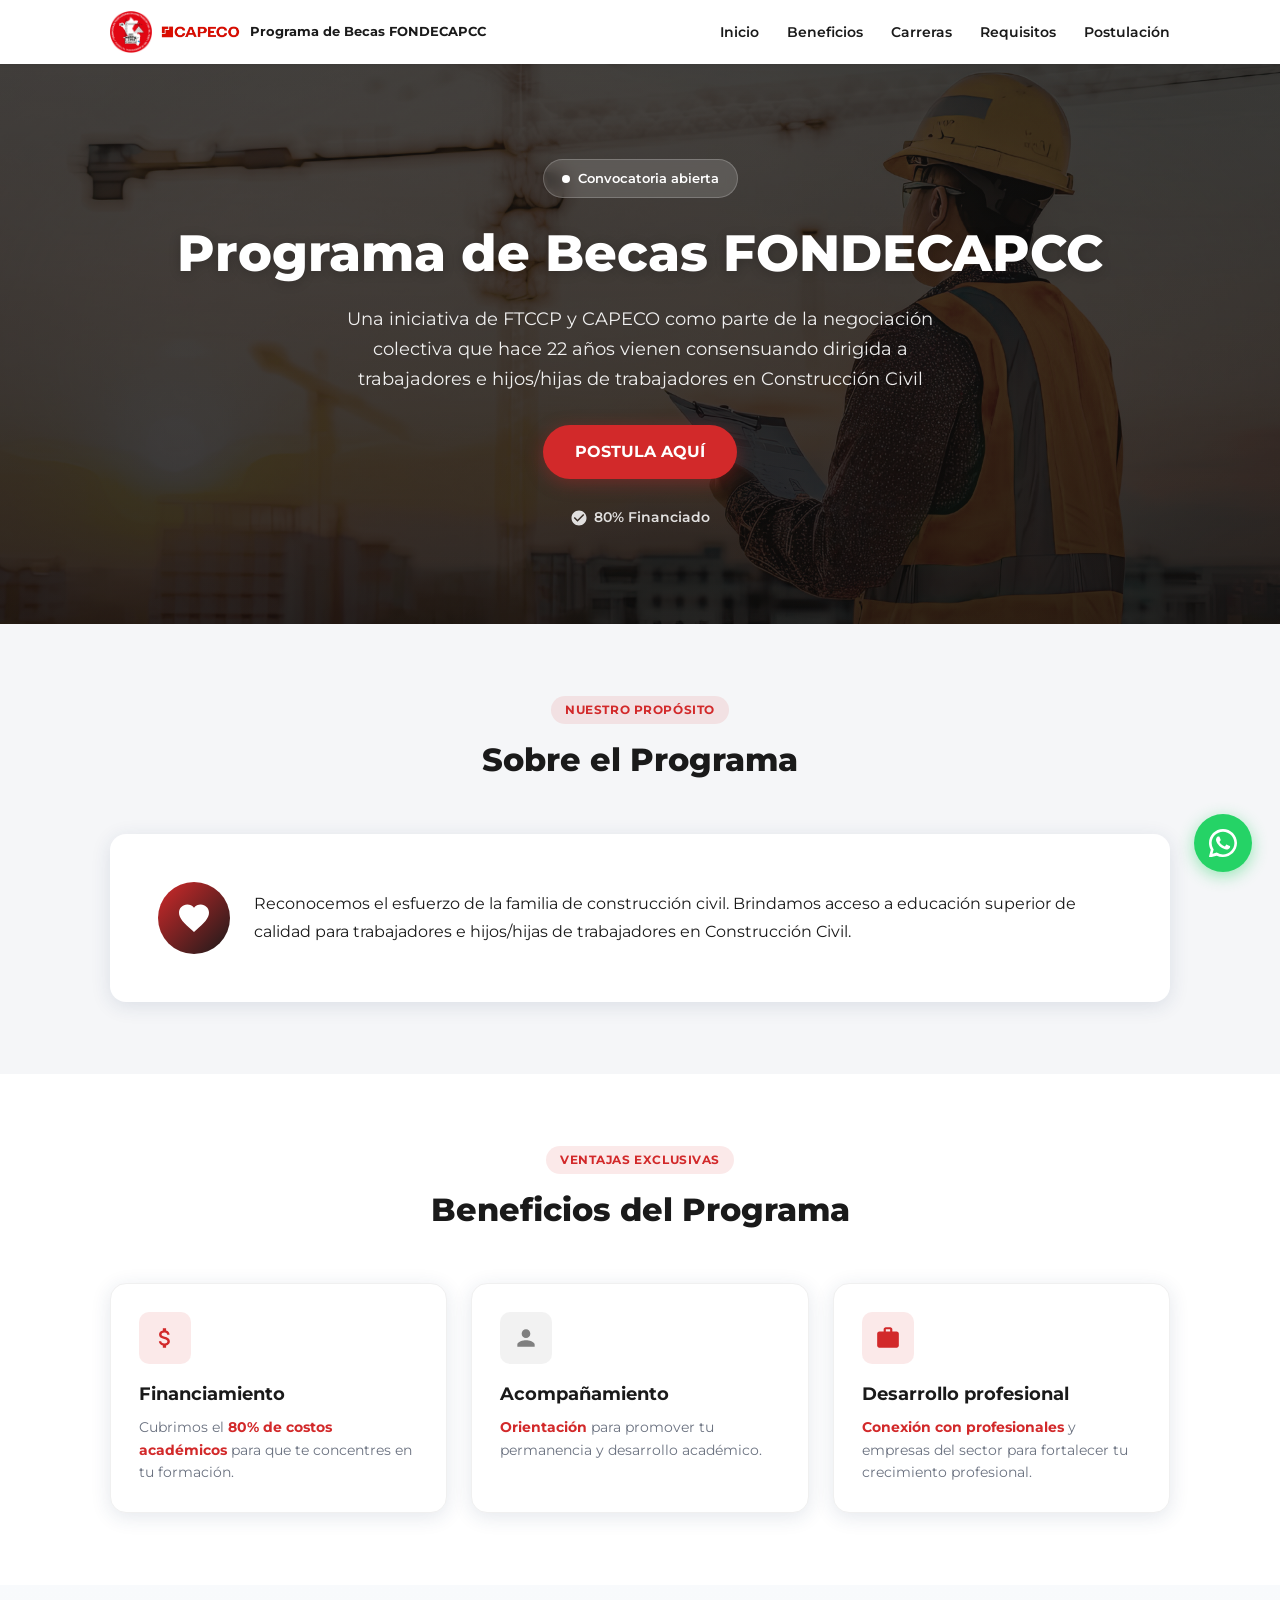
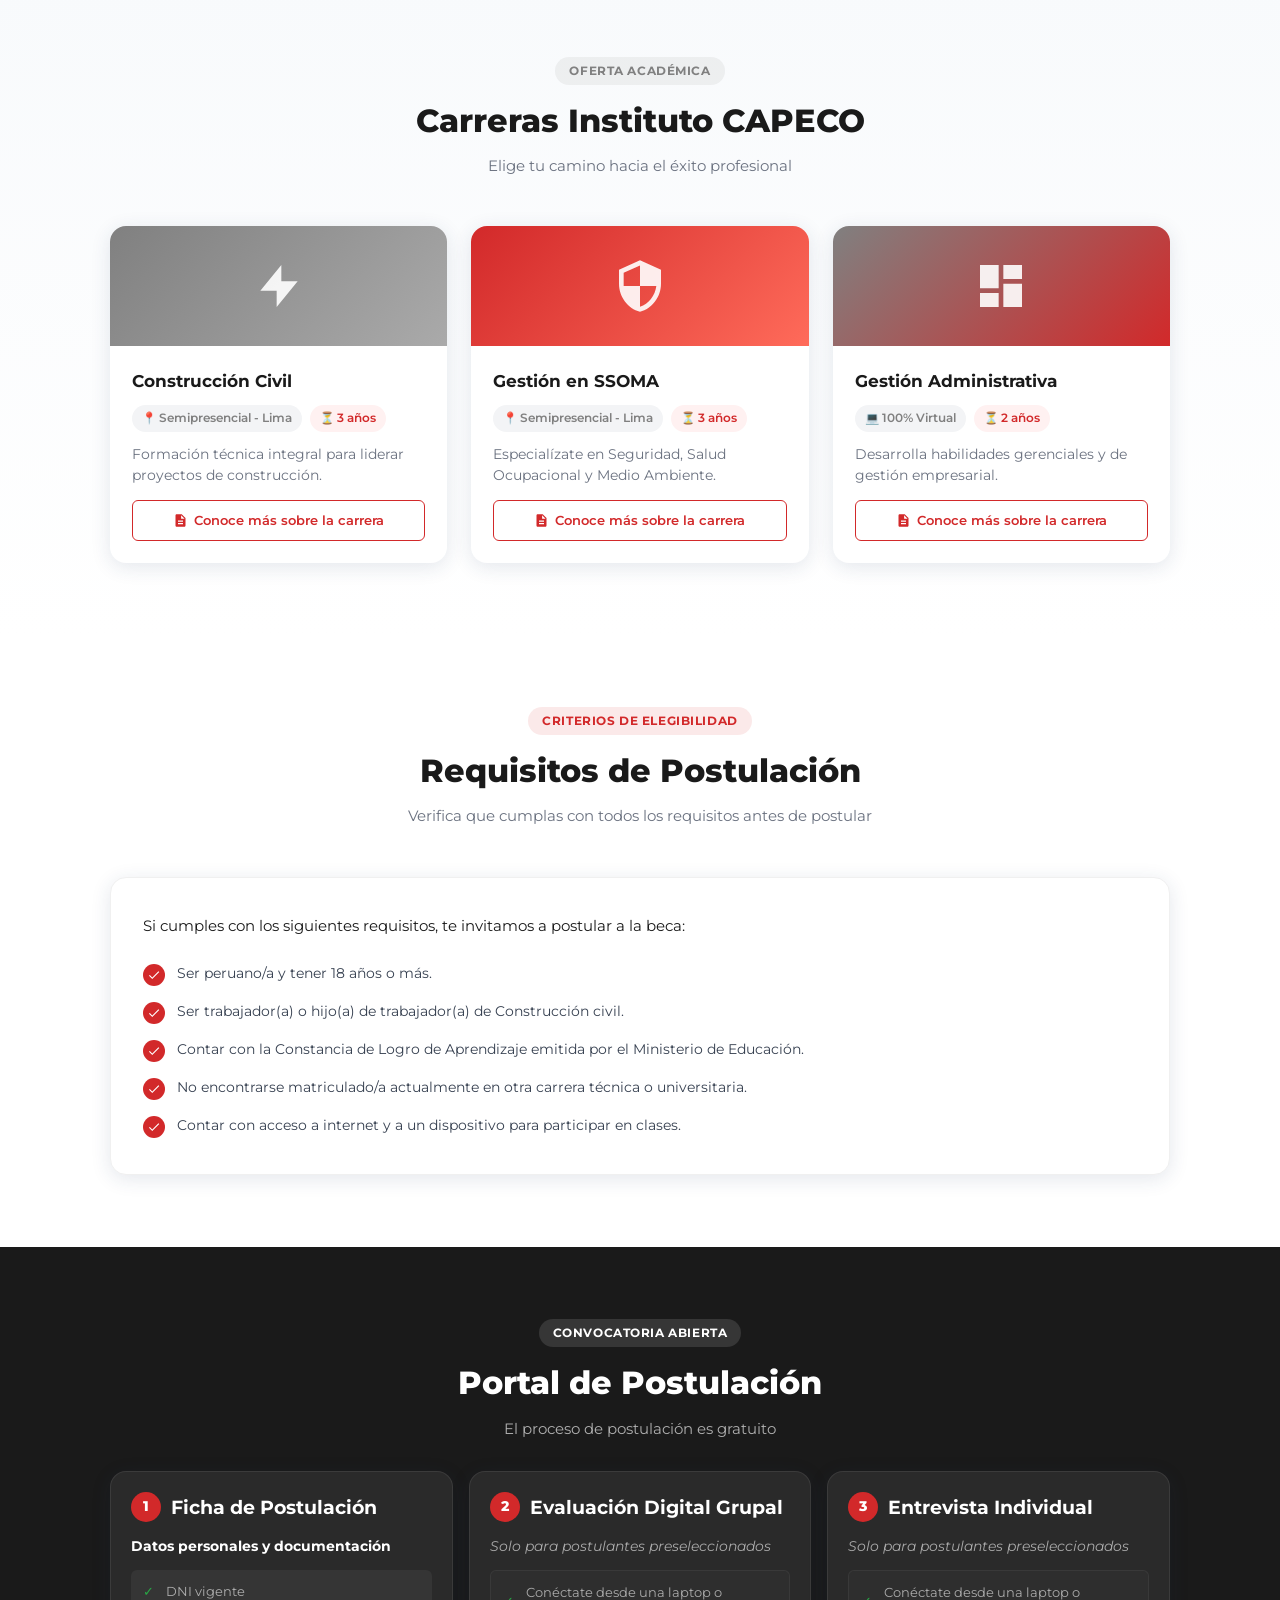
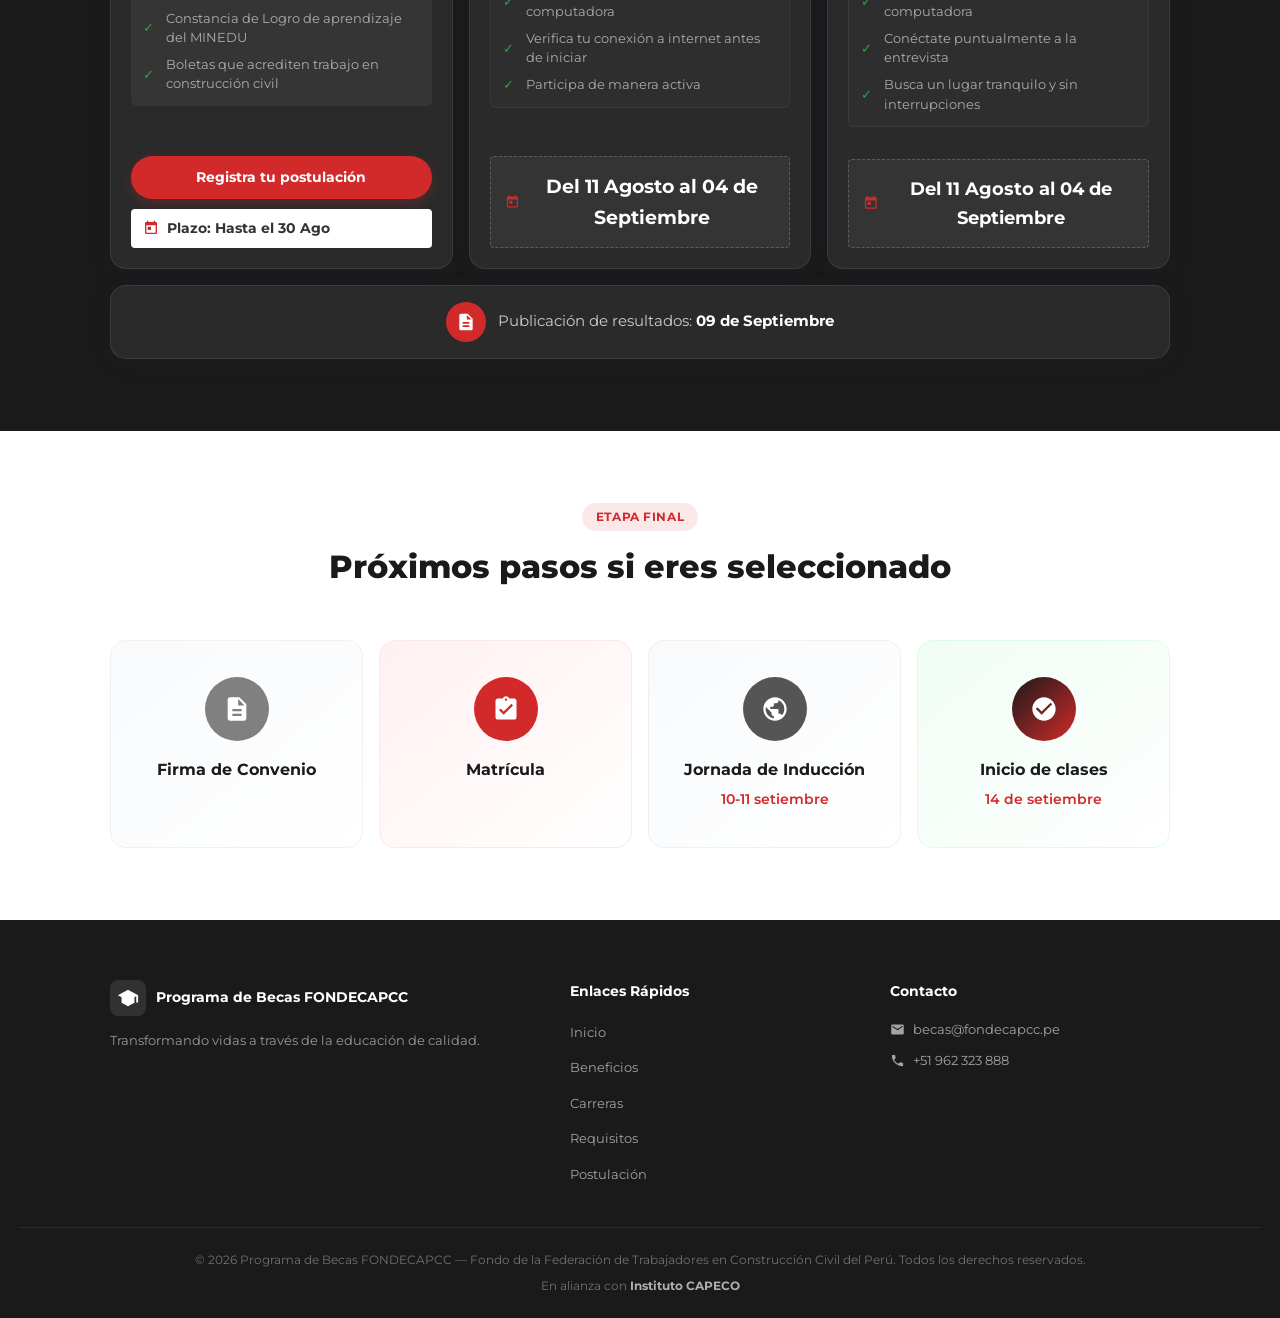
<file: index.html>
<!doctype html>
<html lang="es">
  <head>
    <meta charset="UTF-8" />
    <meta name="viewport" content="width=device-width, initial-scale=1.0" />
    <title>Programa de Becas FONDECAPCC</title>
    <link rel="icon" type="image/png" href="img/logo-FTCCP.png" />
    <link rel="stylesheet" href="style.css" />
    <link
      href="https://fonts.googleapis.com/css2?family=Montserrat:wght@400;500;600;700;800&display=swap"
      rel="stylesheet"
    />
  </head>
  <body>
    <!-- ===== NAVEGACIÓN ===== -->
    <nav class="navbar" id="navbar">
      <div class="container nav-inner">
        <div class="nav-brand">
          <div class="nav-logos">
            <img
              src="img/logo-FTCCP.png"
              alt="Logo FTCCP"
              style="width: 42px; height: 42px; object-fit: contain"
            />
            <img
              src="img/logo-Capeco.png"
              alt="Logo CAPECO"
              style="width: 80px; height: 42px; object-fit: contain"
            />
          </div>
          <span class="nav-brand-text">Programa de Becas FONDECAPCC</span>
        </div>
        <ul class="nav-links" id="nav-links">
          <li><a href="#inicio">Inicio</a></li>
          <li><a href="#beneficios">Beneficios</a></li>
          <li><a href="#carreras">Carreras</a></li>
          <li><a href="#requisitos">Requisitos</a></li>
          <li><a href="#postulacion">Postulación</a></li>
        </ul>
        <button class="nav-toggle" id="nav-toggle" aria-label="Abrir menú">
          <span></span><span></span><span></span>
        </button>
      </div>
      <div class="mobile-menu" id="mobile-menu">
        <a href="#inicio">Inicio</a>
        <a href="#sobre">Sobre el Programa</a>
        <a href="#beneficios">Beneficios</a>
        <a href="#carreras">Carreras</a>
        <a href="#requisitos">Requisitos</a>
        <a href="#postulacion">Postulación</a>
      </div>
    </nav>

    <!-- ===== HERO ===== -->
    <section id="inicio" class="hero">
      <div class="hero-overlay"></div>
      <div class="container hero-content">
        <div class="hero-badge">
          <span class="badge-dot"></span>
          Convocatoria abierta
        </div>
        <h1 class="hero-title">Programa de Becas FONDECAPCC</h1>
        <p class="hero-subtitle">
          Una iniciativa de FTCCP y CAPECO como parte de la negociación
          colectiva que hace 22 años vienen consensuando dirigida a trabajadores
          e hijos/hijas de trabajadores en Construcción Civil
        </p>
        <a href="#postulacion" class="btn-primary btn-pulse">POSTULA AQUÍ</a>
        <div class="hero-stats">
          <div class="hero-stat">
            <svg width="18" height="18" fill="currentColor" viewBox="0 0 24 24">
              <path
                d="M12 2C6.48 2 2 6.48 2 12s4.48 10 10 10 10-4.48 10-10S17.52 2 12 2zm-2 15l-5-5 1.41-1.41L10 14.17l7.59-7.59L19 8l-9 9z"
              />
            </svg>
            80% Financiado
          </div>
        </div>
      </div>
    </section>

    <!-- ===== FUTURAS CONVOCATORIAS ===== -->
    <section style="display: none" class="section-resultados">
      <div class="container resultados-inner">
        <div class="resultados-left">
          <span class="resultados-badge">FUTURAS CONVOCATORIAS</span>
          <h2 class="resultados-title">
            ¿Te interesa postular en una próxima convocatoria?
          </h2>
          <p class="resultados-desc">
            Déjanos tus datos y sé de los primeros en enterarte cuando abramos
            postulaciones.
          </p>
        </div>
        <div class="resultados-right">
          <a
            href="https://forms.gle/Krkxzik6Jh11Bgb36"
            target="_blank"
            rel="noopener noreferrer"
            class="btn-resultados"
          >
            Regístrate
            <svg width="16" height="16" fill="currentColor" viewBox="0 0 24 24">
              <path d="M8.59 16.59L13.17 12 8.59 7.41 10 6l6 6-6 6z" />
            </svg>
          </a>
        </div>
      </div>
    </section>

    <!-- ===== SOBRE EL PROGRAMA ===== -->
    <section id="sobre" class="section section-gray">
      <div class="container">
        <div class="section-header">
          <span class="tag tag-red">NUESTRO PROPÓSITO</span>
          <h2 class="section-title">Sobre el Programa</h2>
        </div>
        <div class="about-card card">
          <div class="about-icon">
            <svg width="36" height="36" fill="#fff" viewBox="0 0 24 24">
              <path
                d="M12 21.35l-1.45-1.32C5.4 15.36 2 12.28 2 8.5 2 5.42 4.42 3 7.5 3c1.74 0 3.41.81 4.5 2.09C13.09 3.81 14.76 3 16.5 3 19.58 3 22 5.42 22 8.5c0 3.78-3.4 6.86-8.55 11.54L12 21.35z"
              />
            </svg>
          </div>
          <p class="about-text">
            Reconocemos el esfuerzo de la familia de construcción civil.
            Brindamos acceso a educación superior de calidad para trabajadores e
            hijos/hijas de trabajadores en Construcción Civil.
          </p>
        </div>
      </div>
    </section>

    <!-- ===== BENEFICIOS ===== -->
    <section id="beneficios" class="section section-white">
      <div class="container">
        <div class="section-header">
          <span class="tag tag-red">VENTAJAS EXCLUSIVAS</span>
          <h2 class="section-title">Beneficios del Programa</h2>
        </div>
        <div class="grid-3">
          <div class="benefit-card card">
            <div class="benefit-icon icon-red">
              <svg
                width="26"
                height="26"
                fill="currentColor"
                viewBox="0 0 24 24"
              >
                <path
                  d="M11.8 10.9c-2.27-.59-3-1.2-3-2.15 0-1.09 1.01-1.85 2.7-1.85 1.78 0 2.44.85 2.5 2.1h2.21c-.07-1.72-1.12-3.3-3.21-3.81V3h-3v2.16c-1.94.42-3.5 1.68-3.5 3.61 0 2.31 1.91 3.46 4.7 4.13 2.5.6 3 1.48 3 2.41 0 .69-.49 1.79-2.7 1.79-2.06 0-2.87-.92-2.98-2.1h-2.2c.12 2.19 1.76 3.42 3.68 3.83V21h3v-2.15c1.95-.37 3.5-1.5 3.5-3.55 0-2.84-2.43-3.81-4.7-4.4z"
                />
              </svg>
            </div>
            <h3 class="benefit-title">Financiamiento</h3>
            <p class="benefit-desc">
              Cubrimos el <strong>80% de costos académicos</strong> para que te
              concentres en tu formación.
            </p>
          </div>
          <div class="benefit-card card">
            <div class="benefit-icon icon-gray">
              <svg
                width="26"
                height="26"
                fill="currentColor"
                viewBox="0 0 24 24"
              >
                <path
                  d="M12 12c2.21 0 4-1.79 4-4s-1.79-4-4-4-4 1.79-4 4 1.79 4 4 4zm0 2c-2.67 0-8 1.34-8 4v2h16v-2c0-2.66-5.33-4-8-4z"
                />
              </svg>
            </div>
            <h3 class="benefit-title">Acompañamiento</h3>
            <p class="benefit-desc">
              <strong>Orientación</strong> para promover tu permanencia y
              desarrollo académico.
            </p>
          </div>
          <div class="benefit-card card">
            <div class="benefit-icon icon-red">
              <svg
                width="26"
                height="26"
                fill="currentColor"
                viewBox="0 0 24 24"
              >
                <path
                  d="M20 6h-4V4c0-1.11-.89-2-2-2h-4c-1.11 0-2 .89-2 2v2H4c-1.11 0-1.99.89-1.99 2L2 19c0 1.11.89 2 2 2h16c1.1 0 2-.9 2-2V8c0-1.11-.89-2-2-2zm-6 0h-4V4h4v2z"
                />
              </svg>
            </div>
            <h3 class="benefit-title">Desarrollo profesional</h3>
            <p class="benefit-desc">
              <strong>Conexión con profesionales</strong> y empresas del sector
              para fortalecer tu crecimiento profesional.
            </p>
          </div>
        </div>
      </div>
    </section>

    <!-- ===== CARRERAS ===== -->
    <section id="carreras" class="section section-light">
      <div class="container">
        <div class="section-header">
          <span class="tag tag-gray">OFERTA ACADÉMICA</span>
          <h2 class="section-title">Carreras Instituto CAPECO</h2>
          <p class="section-subtitle">
            Elige tu camino hacia el éxito profesional
          </p>
        </div>
        <div class="grid-3">
          <div class="career-card">
            <div class="career-header career-gray">
              <svg
                width="56"
                height="56"
                fill="rgba(255,255,255,0.9)"
                viewBox="0 0 24 24"
              >
                <path d="M13 10V3L4 14h7v7l9-11h-7z" />
              </svg>
            </div>
            <div class="career-body">
              <h3 class="career-title">Construcción Civil</h3>
              <div class="career-tags">
                <span class="ctag ctag-gray">📍 Semipresencial - Lima</span>
                <span class="ctag ctag-red">⏳ 3 años</span>
              </div>
              <p class="career-desc">
                Formación técnica integral para liderar proyectos de
                construcción.
              </p>
              <a
                href="https://drive.google.com/file/d/1MP4x-xiAQrAYg62y9YUybyTB919_YgiX/view?usp=sharing"
                target="_blank"
                rel="noopener noreferrer"
                class="btn-career-info"
              >
                <svg
                  width="15"
                  height="15"
                  fill="currentColor"
                  viewBox="0 0 24 24"
                >
                  <path
                    d="M14 2H6c-1.1 0-1.99.9-1.99 2L4 20c0 1.1.89 2 1.99 2H18c1.1 0 2-.9 2-2V8l-6-6zm2 16H8v-2h8v2zm0-4H8v-2h8v2zm-3-5V3.5L18.5 9H13z"
                  />
                </svg>
                Conoce más sobre la carrera
              </a>
            </div>
          </div>

          <div class="career-card">
            <div class="career-header career-red">
              <svg
                width="56"
                height="56"
                fill="rgba(255,255,255,0.9)"
                viewBox="0 0 24 24"
              >
                <path
                  d="M12 1L3 5v6c0 5.55 3.84 10.74 9 12 5.16-1.26 9-6.45 9-12V5l-9-4zm0 10.99h7c-.53 4.12-3.28 7.79-7 8.94V12H5V6.3l7-3.11v8.8z"
                />
              </svg>
            </div>
            <div class="career-body">
              <h3 class="career-title">Gestión en SSOMA</h3>
              <div class="career-tags">
                <span class="ctag ctag-gray">📍 Semipresencial - Lima</span>
                <span class="ctag ctag-red">⏳ 3 años</span>
              </div>
              <p class="career-desc">
                Especialízate en Seguridad, Salud Ocupacional y Medio Ambiente.
              </p>
              <a
                href="https://drive.google.com/file/d/1ZFhCBUzYZ9f0N2Vuhs0ot6gsmPny2c10/view?usp=sharing"
                target="_blank"
                rel="noopener noreferrer"
                class="btn-career-info"
              >
                <svg
                  width="15"
                  height="15"
                  fill="currentColor"
                  viewBox="0 0 24 24"
                >
                  <path
                    d="M14 2H6c-1.1 0-1.99.9-1.99 2L4 20c0 1.1.89 2 1.99 2H18c1.1 0 2-.9 2-2V8l-6-6zm2 16H8v-2h8v2zm0-4H8v-2h8v2zm-3-5V3.5L18.5 9H13z"
                  />
                </svg>
                Conoce más sobre la carrera
              </a>
            </div>
          </div>

          <div class="career-card">
            <div class="career-header career-mixed">
              <svg
                width="56"
                height="56"
                fill="rgba(255,255,255,0.9)"
                viewBox="0 0 24 24"
              >
                <path
                  d="M3 13h8V3H3v10zm0 8h8v-6H3v6zm10 0h8V11h-8v10zm0-18v6h8V3h-8z"
                />
              </svg>
            </div>
            <div class="career-body">
              <h3 class="career-title">Gestión Administrativa</h3>
              <div class="career-tags">
                <span class="ctag ctag-gray">💻 100% Virtual</span>
                <span class="ctag ctag-red">⏳ 2 años</span>
              </div>
              <p class="career-desc">
                Desarrolla habilidades gerenciales y de gestión empresarial.
              </p>
              <a
                href="https://drive.google.com/file/d/1Bz6lWD0nuUCf1b3WGrTLyHMEG3XFcd4Z/view?usp=sharing"
                target="_blank"
                rel="noopener noreferrer"
                class="btn-career-info"
              >
                <svg
                  width="15"
                  height="15"
                  fill="currentColor"
                  viewBox="0 0 24 24"
                >
                  <path
                    d="M14 2H6c-1.1 0-1.99.9-1.99 2L4 20c0 1.1.89 2 1.99 2H18c1.1 0 2-.9 2-2V8l-6-6zm2 16H8v-2h8v2zm0-4H8v-2h8v2zm-3-5V3.5L18.5 9H13z"
                  />
                </svg>
                Conoce más sobre la carrera
              </a>
            </div>
          </div>
        </div>
      </div>
    </section>

    <!-- ===== REQUISITOS ===== -->
    <section id="requisitos" class="section section-white">
      <div class="container">
        <div class="section-header">
          <span class="tag tag-red">CRITERIOS DE ELEGIBILIDAD</span>
          <h2 class="section-title">Requisitos de Postulación</h2>
          <p class="section-subtitle">
            Verifica que cumplas con todos los requisitos antes de postular
          </p>
        </div>
        <div class="requisitos-card card">
          <p class="requisitos-intro">
            Si cumples con los siguientes requisitos, te invitamos a postular a
            la beca:
          </p>
          <ul class="requisitos-list">
            <li>
              <div class="req-check">
                <svg width="14" height="14" fill="#fff" viewBox="0 0 24 24">
                  <path
                    d="M9 16.17L4.83 12l-1.42 1.41L9 19 21 7l-1.41-1.41L9 16.17z"
                  />
                </svg>
              </div>
              Ser peruano/a y tener 18 años o más.
            </li>
            <li>
              <div class="req-check">
                <svg width="14" height="14" fill="#fff" viewBox="0 0 24 24">
                  <path
                    d="M9 16.17L4.83 12l-1.42 1.41L9 19 21 7l-1.41-1.41L9 16.17z"
                  />
                </svg>
              </div>
              Ser trabajador(a) o hijo(a) de trabajador(a) de Construcción
              civil.
            </li>
            <li>
              <div class="req-check">
                <svg width="14" height="14" fill="#fff" viewBox="0 0 24 24">
                  <path
                    d="M9 16.17L4.83 12l-1.42 1.41L9 19 21 7l-1.41-1.41L9 16.17z"
                  />
                </svg>
              </div>
              Contar con la Constancia de Logro de Aprendizaje emitida por el
              Ministerio de Educación.
            </li>
            <li>
              <div class="req-check">
                <svg width="14" height="14" fill="#fff" viewBox="0 0 24 24">
                  <path
                    d="M9 16.17L4.83 12l-1.42 1.41L9 19 21 7l-1.41-1.41L9 16.17z"
                  />
                </svg>
              </div>
              No encontrarse matriculado/a actualmente en otra carrera técnica o
              universitaria.
            </li>
            <li>
              <div class="req-check">
                <svg width="14" height="14" fill="#fff" viewBox="0 0 24 24">
                  <path
                    d="M9 16.17L4.83 12l-1.42 1.41L9 19 21 7l-1.41-1.41L9 16.17z"
                  />
                </svg>
              </div>
              Contar con acceso a internet y a un dispositivo para participar en
              clases.
            </li>
          </ul>
        </div>
      </div>
    </section>

    <!-- ===== PORTAL DE POSTULACIÓN ===== -->
    <section id="postulacion" class="section section-dark">
      <div class="container">
        <div class="section-header light" style="margin-bottom: 30px">
          <span class="tag tag-white">CONVOCATORIA ABIERTA</span>
          <h2 class="section-title">Portal de Postulación</h2>
          <p class="section-subtitle light-subtitle">
            El proceso de postulación es gratuito
          </p>
        </div>

        <div
          class="postulacion-container"
          style="
            display: flex;
            flex-direction: column;
            gap: 16px;
            max-width: 1200px;
            margin: 0 auto;
          "
        >
          <div
            class="postulacion-grid"
            style="
              display: grid;
              grid-template-columns: repeat(auto-fit, minmax(280px, 1fr));
              gap: 16px;
              align-items: stretch;
            "
          >
            <!-- PASO 1 -->
            <div
              class="post-card card"
              style="
                display: flex;
                flex-direction: column;
                justify-content: space-between;
                padding: 20px;
                height: 100%;
              "
            >
              <div>
                <div class="post-card-header" style="margin-bottom: 12px">
                  <span class="post-num">1</span>
                  <h4 class="post-title" style="font-size: 1.2rem">
                    Ficha de Postulación
                  </h4>
                </div>
                <p
                  class="post-desc"
                  style="
                    font-size: 0.9rem;
                    margin-bottom: 12px;
                    color: #fff;
                    font-weight: bold;
                  "
                >
                  Datos personales y documentación
                </p>
                <div
                  class="post-docs"
                  style="
                    margin-bottom: 20px;
                    background: rgba(255, 255, 255, 0.05);
                    padding: 12px;
                    border-radius: 6px;
                  "
                >
                  <ul
                    style="
                      padding-left: 0;
                      list-style: none;
                      font-size: 0.85rem;
                      line-height: 1.5;
                      margin: 0;
                      display: flex;
                      flex-direction: column;
                      gap: 8px;
                    "
                  >
                    <li>
                      <span style="color: #28a745; margin-right: 6px">✓</span
                      >DNI vigente
                    </li>
                    <li>
                      <span style="color: #28a745; margin-right: 6px">✓</span
                      >Constancia de Logro de aprendizaje del MINEDU
                    </li>
                    <li>
                      <span style="color: #28a745; margin-right: 6px">✓</span
                      >Boletas que acrediten trabajo en construcción civil
                    </li>
                  </ul>
                </div>
              </div>
              <div
                style="
                  display: flex;
                  flex-direction: column;
                  gap: 10px;
                  margin-top: auto;
                "
              >
                <a
                  href="https://forms.gle/PDkFmZVD9TnmpCd66"
                  target="_blank"
                  rel="noopener noreferrer"
                  class="btn-primary btn-sm btn-block"
                  style="
                    text-align: center;
                    font-size: 0.9rem;
                    padding: 10px;
                    font-weight: bold;
                    width: 100%;
                    box-shadow: 0 4px 12px rgba(210, 41, 42, 0.3);
                  "
                >
                  Registra tu postulación
                </a>
                <div
                  style="
                    font-size: 0.9rem;
                    padding: 8px 12px;
                    display: flex;
                    align-items: center;
                    gap: 8px;
                    background: #fff;
                    color: #333;
                    border-radius: 4px;
                    font-weight: bold;
                  "
                >
                  <svg
                    width="16"
                    height="16"
                    fill="#d2292a"
                    viewBox="0 0 24 24"
                  >
                    <path
                      d="M19 3h-1V1h-2v2H8V1H6v2H5c-1.1 0-2 .9-2 2v14c0 1.1.9 2 2 2h14c1.1 0 2-.9 2-2V5c0-1.1-.9-2-2-2zm0 16H5V8h14v11zM7 10h5v5H7z"
                    />
                  </svg>
                  Plazo: Hasta el 30 Ago
                </div>
              </div>
            </div>

            <!-- PASO 2 -->
            <div
              class="post-card card"
              style="
                display: flex;
                flex-direction: column;
                justify-content: space-between;
                padding: 20px;
                height: 100%;
              "
            >
              <div>
                <div class="post-card-header" style="margin-bottom: 12px">
                  <span class="post-num">2</span>
                  <h4 class="post-title" style="font-size: 1.2rem">
                    Evaluación Digital Grupal
                  </h4>
                </div>
                <p
                  class="post-desc"
                  style="
                    font-size: 0.9rem;
                    margin-bottom: 12px;
                    color: #aaa;
                    font-style: italic;
                  "
                >
                  Solo para postulantes preseleccionados
                </p>
                <div
                  class="post-docs"
                  style="
                    margin-bottom: 20px;
                    background: rgba(255, 255, 255, 0.02);
                    padding: 12px;
                    border-radius: 6px;
                    border: 1px solid rgba(255, 255, 255, 0.05);
                  "
                >
                  <ul
                    style="
                      padding-left: 0;
                      list-style: none;
                      font-size: 0.85rem;
                      line-height: 1.5;
                      margin: 0;
                      display: flex;
                      flex-direction: column;
                      gap: 8px;
                      color: #ccc;
                    "
                  >
                    <li>
                      <span style="color: #28a745; margin-right: 6px">✓</span
                      >Conéctate desde una laptop o computadora
                    </li>
                    <li>
                      <span style="color: #28a745; margin-right: 6px">✓</span
                      >Verifica tu conexión a internet antes de iniciar
                    </li>
                    <li>
                      <span style="color: #28a745; margin-right: 6px">✓</span
                      >Participa de manera activa
                    </li>
                  </ul>
                </div>
              </div>
              <div
                style="
                  margin-top: auto;
                  text-align: center;
                  background: rgba(255, 255, 255, 0.05);
                  padding: 14px;
                  border-radius: 4px;
                  border: 1px dashed rgba(255, 255, 255, 0.2);
                "
              >
                <div
                  style="
                    display: flex;
                    align-items: center;
                    justify-content: center;
                    gap: 10px;
                  "
                >
                  <svg
                    width="20"
                    height="20"
                    fill="#d2292a"
                    viewBox="0 0 24 24"
                  >
                    <path
                      d="M19 3h-1V1h-2v2H8V1H6v2H5c-1.1 0-2 .9-2 2v14c0 1.1.9 2 2 2h14c1.1 0 2-.9 2-2V5c0-1.1-.9-2-2-2zm0 16H5V8h14v11zM7 10h5v5H7z"
                    />
                  </svg>
                  <strong style="font-size: 1.2rem; color: #fff"
                    >Del 11 Agosto al 04 de Septiembre</strong
                  >
                </div>
              </div>
            </div>

            <!-- PASO 3 -->
            <div
              class="post-card card"
              style="
                display: flex;
                flex-direction: column;
                justify-content: space-between;
                padding: 20px;
                height: 100%;
              "
            >
              <div>
                <div class="post-card-header" style="margin-bottom: 12px">
                  <span class="post-num">3</span>
                  <h4 class="post-title" style="font-size: 1.2rem">
                    Entrevista Individual
                  </h4>
                </div>
                <p
                  class="post-desc"
                  style="
                    font-size: 0.9rem;
                    margin-bottom: 12px;
                    color: #aaa;
                    font-style: italic;
                  "
                >
                  Solo para postulantes preseleccionados
                </p>
                <div
                  class="post-docs"
                  style="
                    margin-bottom: 20px;
                    background: rgba(255, 255, 255, 0.02);
                    padding: 12px;
                    border-radius: 6px;
                    border: 1px solid rgba(255, 255, 255, 0.05);
                  "
                >
                  <ul
                    style="
                      padding-left: 0;
                      list-style: none;
                      font-size: 0.85rem;
                      line-height: 1.5;
                      margin: 0;
                      display: flex;
                      flex-direction: column;
                      gap: 8px;
                      color: #ccc;
                    "
                  >
                    <li>
                      <span style="color: #28a745; margin-right: 6px">✓</span
                      >Conéctate desde una laptop o computadora
                    </li>
                    <li>
                      <span style="color: #28a745; margin-right: 6px">✓</span
                      >Conéctate puntualmente a la entrevista
                    </li>
                    <li>
                      <span style="color: #28a745; margin-right: 6px">✓</span
                      >Busca un lugar tranquilo y sin interrupciones
                    </li>
                  </ul>
                </div>
              </div>
              <div
                style="
                  margin-top: auto;
                  text-align: center;
                  background: rgba(255, 255, 255, 0.05);
                  padding: 14px;
                  border-radius: 4px;
                  border: 1px dashed rgba(255, 255, 255, 0.2);
                "
              >
                <div
                  style="
                    display: flex;
                    align-items: center;
                    justify-content: center;
                    gap: 10px;
                  "
                >
                  <svg
                    width="20"
                    height="20"
                    fill="#d2292a"
                    viewBox="0 0 24 24"
                  >
                    <path
                      d="M19 3h-1V1h-2v2H8V1H6v2H5c-1.1 0-2 .9-2 2v14c0 1.1.9 2 2 2h14c1.1 0 2-.9 2-2V5c0-1.1-.9-2-2-2zm0 16H5V8h14v11zM7 10h5v5H7z"
                    />
                  </svg>
                  <strong style="font-size: 1.15rem; color: #fff"
                    >Del 11 Agosto al 04 de Septiembre</strong
                  >
                </div>
              </div>
            </div>
          </div>

          <!-- RESULTADOS -->
          <div
            class="post-card card"
            style="
              display: flex;
              flex-direction: row !important;
              justify-content: center;
              align-items: center;
              padding: 16px 24px;
              gap: 12px;
            "
          >
            <span
              style="
                background: #d2292a;
                border-radius: 50%;
                width: 40px;
                height: 40px;
                min-width: 40px;
                display: inline-flex;
                align-items: center;
                justify-content: center;
                flex-shrink: 0;
              "
            >
              <svg width="20" height="20" fill="#fff" viewBox="0 0 24 24">
                <path
                  d="M14 2H6c-1.1 0-1.99.9-1.99 2L4 20c0 1.1.89 2 1.99 2H18c1.1 0 2-.9 2-2V8l-6-6zm2 16H8v-2h8v2zm0-4H8v-2h8v2zm-3-5V3.5L18.5 9H13z"
                />
              </svg>
            </span>
            <span style="color: #ccc; font-size: 0.95rem; white-space: nowrap">
              Publicación de resultados:
              <strong style="color: #fff">09 de Septiembre</strong>
            </span>
          </div>
        </div>
      </div>
    </section>

    <!-- ===== CAMINO AL ÉXITO ===== -->
    <section class="section section-white">
      <div class="container">
        <div class="section-header">
          <span class="tag tag-red">ETAPA FINAL</span>
          <h2 class="section-title">Próximos pasos si eres seleccionado</h2>
        </div>

        <div
          class="grid-4"
          style="
            display: grid;
            grid-template-columns: repeat(auto-fit, minmax(200px, 1fr));
            gap: 16px;
          "
        >
          <div class="timeline-card tl-gray">
            <div class="tl-icon" style="background: #808080">
              <svg width="28" height="28" fill="#fff" viewBox="0 0 24 24">
                <path
                  d="M14 2H6c-1.1 0-1.99.9-1.99 2L4 20c0 1.1.89 2 1.99 2H18c1.1 0 2-.9 2-2V8l-6-6zm2 16H8v-2h8v2zm0-4H8v-2h8v2zm-3-5V3.5L18.5 9H13z"
                />
              </svg>
            </div>
            <h3 class="tl-title">Firma de Convenio</h3>
          </div>

          <div class="timeline-card tl-red">
            <div class="tl-icon" style="background: #d2292a">
              <svg width="28" height="28" fill="#fff" viewBox="0 0 24 24">
                <path
                  d="M19 3h-4.18C14.4 1.84 13.3 1 12 1c-1.3 0-2.4.84-2.82 2H5c-1.1 0-2 .9-2 2v14c0 1.1.9 2 2 2h14c1.1 0 2-.9 2-2V5c0-1.1-.9-2-2-2zm-7 0c.55 0 1 .45 1 1s-.45 1-1 1-1-.45-1-1 .45-1 1-1zm-2 14l-4-4 1.41-1.41L10 14.17l6.59-6.59L18 9l-8 8z"
                />
              </svg>
            </div>
            <h3 class="tl-title">Matrícula</h3>
          </div>

          <div class="timeline-card tl-gray">
            <div class="tl-icon" style="background: #555555">
              <svg width="28" height="28" fill="#fff" viewBox="0 0 24 24">
                <path
                  d="M12 2C6.48 2 2 6.48 2 12s4.48 10 10 10 10-4.48 10-10S17.52 2 12 2zm-1 17.93c-3.95-.49-7-3.85-7-7.93 0-.62.08-1.21.21-1.79L9 15v1c0 1.1.9 2 2 2v1.93zm6.9-2.53c-.26-.81-1-1.4-1.9-1.4h-1v-3c0-.55-.45-1-1-1h-6v-2h2c.55 0 1-.45 1-1V7h2c1.1 0 2-.9 2-2v-.41c2.93 1.19 5 4.06 5 7.41 0 2.08-.8 3.97-2.1 5.39z"
                />
              </svg>
            </div>
            <h3 class="tl-title">Jornada de Inducción</h3>
            <p class="tl-date">10-11 setiembre</p>
          </div>

          <div class="timeline-card tl-green">
            <div class="tl-icon tl-gradient">
              <svg width="28" height="28" fill="#fff" viewBox="0 0 24 24">
                <path
                  d="M12 2C6.48 2 2 6.48 2 12s4.48 10 10 10 10-4.48 10-10S17.52 2 12 2zm-2 15l-5-5 1.41-1.41L10 14.17l7.59-7.59L19 8l-9 9z"
                />
              </svg>
            </div>
            <h3 class="tl-title">Inicio de clases</h3>
            <p class="tl-date">14 de setiembre</p>
          </div>
        </div>
      </div>
    </section>

    <!-- ===== FOOTER ===== -->
    <footer class="footer">
      <div class="container footer-inner">
        <div class="footer-col">
          <div class="footer-brand">
            <div class="footer-logo">
              <svg width="22" height="22" fill="#fff" viewBox="0 0 24 24">
                <path
                  d="M12 3L1 9l4 2.18v6L12 21l7-3.82v-6l2-1.09V17h2V9L12 3z"
                />
              </svg>
            </div>
            <span>Programa de Becas FONDECAPCC</span>
          </div>
          <p class="footer-tagline">
            Transformando vidas a través de la educación de calidad.
          </p>
        </div>
        <div class="footer-col">
          <h4 class="footer-heading">Enlaces Rápidos</h4>
          <ul class="footer-links">
            <li><a href="#inicio">Inicio</a></li>
            <li><a href="#beneficios">Beneficios</a></li>
            <li><a href="#carreras">Carreras</a></li>
            <li><a href="#requisitos">Requisitos</a></li>
            <li><a href="#postulacion">Postulación</a></li>
          </ul>
        </div>
        <div class="footer-col">
          <h4 class="footer-heading">Contacto</h4>
          <ul class="footer-links">
            <li class="footer-contact-item">
              <svg
                width="15"
                height="15"
                fill="currentColor"
                viewBox="0 0 24 24"
              >
                <path
                  d="M20 4H4c-1.1 0-1.99.9-1.99 2L2 18c0 1.1.9 2 2 2h16c1.1 0 2-.9 2-2V6c0-1.1-.9-2-2-2zm0 4l-8 5-8-5V6l8 5 8-5v2z"
                />
              </svg>
              becas@fondecapcc.pe
            </li>
            <li class="footer-contact-item">
              <svg
                width="15"
                height="15"
                fill="currentColor"
                viewBox="0 0 24 24"
              >
                <path
                  d="M6.62 10.79c1.44 2.83 3.76 5.14 6.59 6.59l2.2-2.2c.27-.27.67-.36 1.02-.24 1.12.37 2.33.57 3.57.57.55 0 1 .45 1 1V20c0 .55-.45 1-1 1-9.39 0-17-7.61-17-17 0-.55.45-1 1-1h3.5c.55 0 1 .45 1 1 0 1.25.2 2.45.57 3.57.11.35.03.74-.25 1.02l-2.2 2.2z"
                />
              </svg>
              +51 962 323 888
            </li>
          </ul>
        </div>
      </div>
      <div class="footer-bottom">
        <p>
          © 2026 Programa de Becas FONDECAPCC — Fondo de la Federación de
          Trabajadores en Construcción Civil del Perú. Todos los derechos
          reservados.
        </p>
        <p>En alianza con <strong>Instituto CAPECO</strong></p>
      </div>
    </footer>

    <!-- ===== BOTÓN FLOTANTE WHATSAPP ===== -->
    <a
      href="https://wa.me/51962323888?text=Hola%2C%20quisiera%20m%C3%A1s%20informaci%C3%B3n%20sobre%20el%20Programa%20de%20Becas%20FONDECAPCC"
      target="_blank"
      rel="noopener noreferrer"
      class="whatsapp-float"
      aria-label="Contactar por WhatsApp"
    >
      <svg width="28" height="28" fill="currentColor" viewBox="0 0 24 24">
        <path
          d="M17.472 14.382c-.297-.149-1.758-.867-2.03-.967-.273-.099-.471-.148-.67.15-.197.297-.767.966-.94 1.164-.173.199-.347.223-.644.075-.297-.15-1.255-.463-2.39-1.475-.883-.788-1.48-1.761-1.653-2.059-.173-.297-.018-.458.13-.606.134-.133.298-.347.446-.52.149-.174.198-.298.298-.497.099-.198.05-.371-.025-.52-.075-.149-.669-1.612-.916-2.207-.242-.579-.487-.5-.669-.51-.173-.008-.371-.01-.57-.01-.198 0-.52.074-.792.372-.272.297-1.04 1.016-1.04 2.479 0 1.462 1.065 2.875 1.213 3.074.149.198 2.096 3.2 5.077 4.487.709.306 1.262.489 1.694.625.712.227 1.36.195 1.871.118.571-.085 1.758-.719 2.006-1.413.248-.694.248-1.289.173-1.413-.074-.124-.272-.198-.57-.347z"
        />
        <path
          d="M12 0C5.373 0 0 5.373 0 12c0 2.127.558 4.126 1.533 5.857L.057 23.428a.75.75 0 0 0 .921.921l5.684-1.463A11.945 11.945 0 0 0 12 24c6.627 0 12-5.373 12-12S18.627 0 12 0zm0 21.75a9.694 9.694 0 0 1-4.95-1.355l-.355-.212-3.671.944.974-3.564-.231-.368A9.696 9.696 0 0 1 2.25 12C2.25 6.615 6.615 2.25 12 2.25S21.75 6.615 21.75 12 17.385 21.75 12 21.75z"
        />
      </svg>
    </a>

    <script>
      // Toggle menú móvil
      const navToggle = document.getElementById("nav-toggle");
      const mobileMenu = document.getElementById("mobile-menu");

      navToggle.addEventListener("click", () => {
        mobileMenu.classList.toggle("open");
        navToggle.classList.toggle("active");
      });

      document.querySelectorAll(".mobile-menu a").forEach((link) => {
        link.addEventListener("click", () => {
          mobileMenu.classList.remove("open");
          navToggle.classList.remove("active");
        });
      });

      // Scroll suave
      document.querySelectorAll('a[href^="#"]').forEach((anchor) => {
        anchor.addEventListener("click", function (e) {
          e.preventDefault();
          const target = document.querySelector(this.getAttribute("href"));
          if (target)
            target.scrollIntoView({ behavior: "smooth", block: "start" });
        });
      });

      // Sombra navbar al hacer scroll
      const navbar = document.getElementById("navbar");
      window.addEventListener("scroll", () => {
        navbar.classList.toggle("scrolled", window.scrollY > 10);
      });
    </script>
  </body>
</html>
</file>
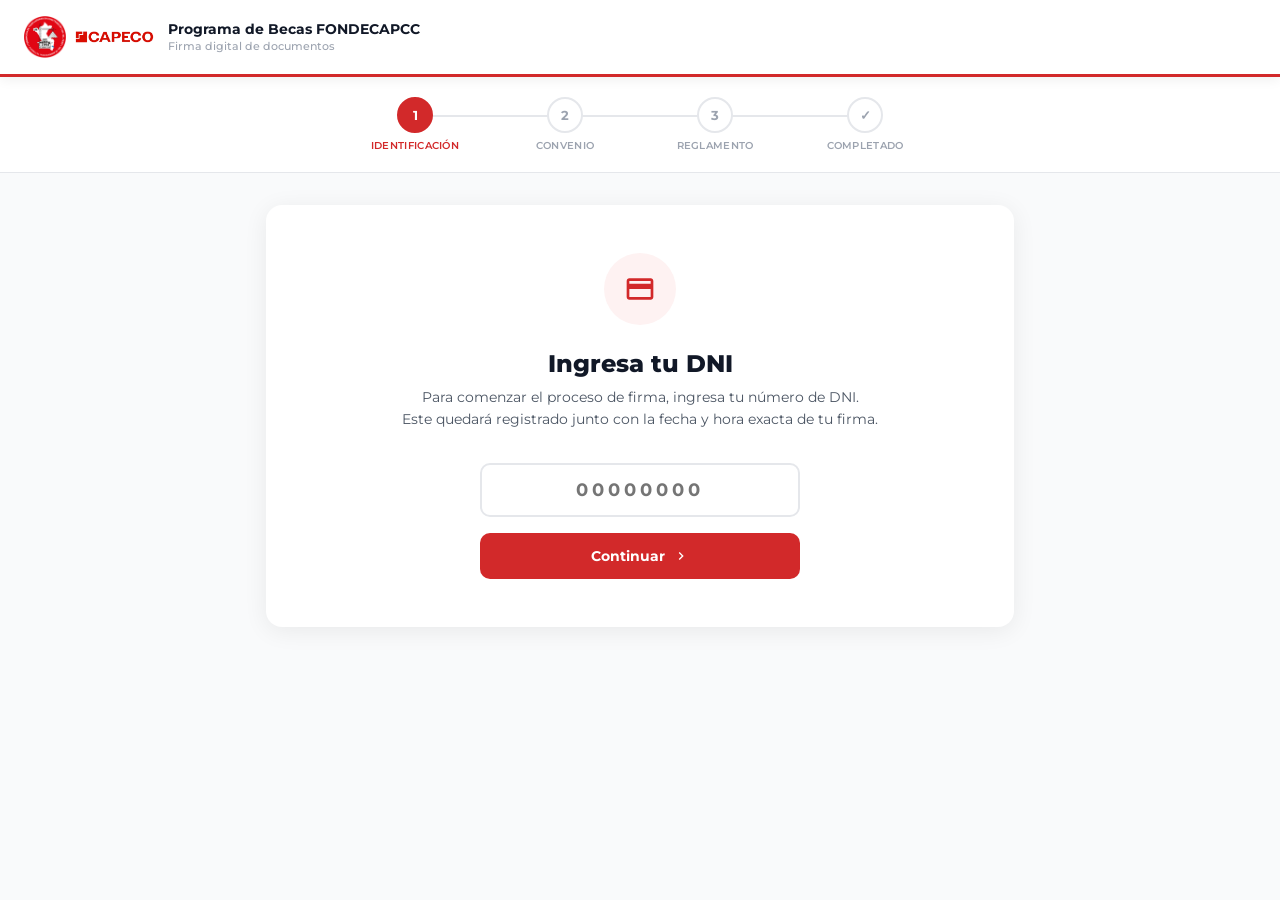
<file: firma-convenio.html>
<!doctype html>
<html lang="es">
  <head>
    <meta charset="UTF-8" />
    <meta name="viewport" content="width=device-width, initial-scale=1.0" />
    <title>Firma de Documentos — Programa de Becas FONDECAPCC</title>
    <link rel="icon" type="image/png" href="img/logo-FTCCP.png" />
    <link
      href="https://fonts.googleapis.com/css2?family=Montserrat:wght@400;500;600;700;800&family=Lora:ital,wght@0,400;0,600;1,400&display=swap"
      rel="stylesheet"
    />
    <link rel="stylesheet" href="firma.css" />
  </head>
  <body>
    <!-- LOADING -->
    <div class="loading-overlay" id="loadingOverlay">
      <div class="spinner"></div>
      <div class="loading-text">Registrando firma...</div>
    </div>

    <!-- HEADER -->
    <header class="firma-header">
      <div class="firma-header-logos">
        <img src="img/logo-FTCCP.png" alt="Logo FTCCP" width="42" height="42" />
        <img
          src="img/logo-Capeco.png"
          alt="Logo CAPECO"
          width="80"
          height="42"
        />
      </div>
      <div class="firma-header-title">
        Programa de Becas FONDECAPCC
        <span>Firma digital de documentos</span>
      </div>
    </header>

    <!-- BARRA DE PROGRESO -->
    <div class="progress-wrap">
      <div class="progress-steps">
        <div class="progress-step active" id="pStep0">
          <div class="progress-step-circle">1</div>
          <div class="progress-step-label">Identificación</div>
        </div>
        <div class="progress-step" id="pStep1">
          <div class="progress-step-circle">2</div>
          <div class="progress-step-label">Convenio</div>
        </div>
        <div class="progress-step" id="pStep2">
          <div class="progress-step-circle">3</div>
          <div class="progress-step-label">Reglamento</div>
        </div>
        <div class="progress-step" id="pStep3">
          <div class="progress-step-circle">✓</div>
          <div class="progress-step-label">Completado</div>
        </div>
      </div>
    </div>

    <main class="firma-main">
      <!-- ═══ PASO 0: DNI ═══ -->
      <div class="step-panel active" id="panel0">
        <div class="dni-card">
          <div class="dni-icon">
            <svg width="32" height="32" fill="#d2292a" viewBox="0 0 24 24">
              <path
                d="M20 4H4c-1.11 0-2 .89-2 2v12c0 1.11.89 2 2 2h16c1.11 0 2-.89 2-2V6c0-1.11-.89-2-2-2zm0 14H4v-6h16v6zm0-10H4V6h16v2z"
              />
            </svg>
          </div>
          <h2>Ingresa tu DNI</h2>
          <p>
            Para comenzar el proceso de firma, ingresa tu número de DNI.<br />
            Este quedará registrado junto con la fecha y hora exacta de tu
            firma.
          </p>
          <div class="dni-input-wrap">
            <input
              type="text"
              id="dniInput"
              class="dni-input"
              placeholder="00000000"
              maxlength="8"
              inputmode="numeric"
            />
            <div class="error-msg" id="dniError">
              Ingresa un DNI válido de 8 dígitos.
            </div>
          </div>
          <button
            class="btn-primary"
            style="max-width: 320px; margin: 16px auto 0; display: flex"
          >
            Continuar
            <svg width="16" height="16" fill="currentColor" viewBox="0 0 24 24">
              <path d="M8.59 16.59L13.17 12 8.59 7.41 10 6l6 6-6 6z" />
            </svg>
          </button>
        </div>
      </div>

      <!-- ═══ PASO 1: CONVENIO ═══ -->
      <div class="step-panel" id="panel1">
        <div class="doc-card">
          <div class="doc-card-header">
            <div class="doc-card-header-icon">
              <svg width="26" height="26" fill="#fff" viewBox="0 0 24 24">
                <path
                  d="M14 2H6c-1.1 0-1.99.9-1.99 2L4 20c0 1.1.89 2 1.99 2H18c1.1 0 2-.9 2-2V8l-6-6zm2 16H8v-2h8v2zm0-4H8v-2h8v2zm-3-5V3.5L18.5 9H13z"
                />
              </svg>
            </div>
            <div class="doc-card-header-text">
              <h2>Convenio de Beca</h2>
              <p>Documento 1 de 2 — Lee completamente antes de aceptar</p>
            </div>
          </div>

          <div class="doc-card-body">
            <div class="becario-info">
              <svg width="16" height="16" fill="#9ca3af" viewBox="0 0 24 24">
                <path
                  d="M12 12c2.21 0 4-1.79 4-4s-1.79-4-4-4-4 1.79-4 4 1.79 4 4 4zm0 2c-2.67 0-8 1.34-8 4v2h16v-2c0-2.66-5.33-4-8-4z"
                />
              </svg>
              <span>Becario/a con DNI</span>
              <span class="dni-badge" id="dniBadge1">—</span>
            </div>

            <div class="doc-scroll-wrap">
              <div
                class="doc-scroll"
                id="scrollConvenio"
                onscroll="checkScroll('scrollConvenio', 'indicatorConvenio')"
              >
                <h1>CONVENIO — PROGRAMA DE BECAS FONDECAPCC</h1>

                <h2>I. IDENTIFICACIÓN DE LAS PARTES</h2>
                <p>
                  De una parte: <strong>FONDECAPCC</strong> – Fondo de
                  Capacitación para el Sector Construcción Civil, en adelante,
                  LA ENTIDAD OTORGANTE.
                </p>
                <p>
                  Y de la otra: <strong>EL/LA BECARIO/A</strong>, identificado/a
                  con DNI N.°
                  <span
                    id="dniConvenio"
                    style="font-weight: 700; color: #d2292a"
                    >____________</span
                  >, quien ha sido seleccionado/a para participar en el Programa
                  de Becas FONDECAPCC.
                </p>
                <p>
                  Ambas partes acuerdan suscribir el presente Convenio de Beca.
                </p>

                <h2>II. OBJETO DEL CONVENIO</h2>
                <p>
                  El presente convenio tiene como objeto formalizar el
                  otorgamiento de una beca de estudios financiada por LA ENTIDAD
                  OTORGANTE, para que EL/LA BECARIO/A realice estudios en
                  programas ofrecidos por el Instituto CAPECO y validados por LA
                  ENTIDAD OTORGANTE, bajo condiciones de desempeño, permanencia
                  y cumplimiento establecidas en el presente documento y en los
                  reglamentos de la institución educativa.
                </p>

                <h2>III. MARCO INSTITUCIONAL</h2>
                <ol>
                  <li>
                    EL/LA BECARIO/A realizará sus estudios en el Instituto
                    CAPECO.
                  </li>
                  <li>
                    LA ENTIDAD OTORGANTE financia parcialmente los estudios,
                    mientras que la gestión académica y administrativa
                    corresponde al Instituto CAPECO.
                  </li>
                  <li>
                    EL/LA BECARIO/A se compromete a cumplir con todos los
                    reglamentos, disposiciones académicas, administrativas y
                    disciplinarias del Instituto CAPECO.
                  </li>
                  <li>
                    LA ENTIDAD OTORGANTE podrá verificar en cualquier momento la
                    veracidad de la información proporcionada por EL/LA
                    BECARIO/A durante la permanencia en el programa. En caso de
                    detectarse información falsa, incompleta o inconsistente, se
                    podrá disponer el retiro inmediato de la beca, sin perjuicio
                    de las acciones correspondientes.
                  </li>
                  <li>
                    LA ENTIDAD OTORGANTE reconoce que la gestión académica
                    corresponde al Instituto CAPECO y, en consecuencia, se rige
                    por sus disposiciones en materia de matrícula, asistencia,
                    evaluaciones, permanencia, sanciones, continuidad académica
                    y demás aspectos propios del proceso formativo. LA ENTIDAD
                    OTORGANTE podrá actualizar las condiciones del programa,
                    reglamentos o lineamientos operativos, los cuales serán
                    comunicados oportunamente y resultarán aplicables al/la
                    becario/a.
                  </li>
                </ol>

                <h2>IV. CLÁUSULAS DEL CONVENIO</h2>

                <h3>PRIMERO: ALCANCE DE LA BECA</h3>
                <ol>
                  <li>
                    La beca consiste en el financiamiento del
                    <strong>80% de los costos académicos</strong> del programa
                    de estudios. Quedan expresamente excluidos de la subvención
                    los siguientes conceptos, los cuales deben ser asumidos
                    íntegramente por el becario:
                    <div style="padding-left: 20px; margin-top: 6px">
                      <div
                        style="display: table; margin-bottom: 4px; width: 100%"
                      >
                        <span
                          style="
                            display: table-cell;
                            padding-right: 6px;
                            white-space: nowrap;
                            min-width: 24px;
                          "
                          >1.1</span
                        >
                        <span style="display: table-cell"
                          >Materiales de estudio, útiles, herramientas y
                          demás.</span
                        >
                      </div>
                      <div
                        style="display: table; margin-bottom: 4px; width: 100%"
                      >
                        <span
                          style="
                            display: table-cell;
                            padding-right: 6px;
                            white-space: nowrap;
                            min-width: 24px;
                          "
                          >1.2</span
                        >
                        <span style="display: table-cell"
                          >Derechos de examen de subsanación.</span
                        >
                      </div>
                    </div>
                  </li>
                  <li>
                    EL/LA BECARIO/A asume el compromiso de cubrir el 20%
                    restante (copago), conforme al cronograma de pagos del
                    Instituto CAPECO.
                  </li>
                  <li>
                    LA ENTIDAD OTORGANTE podrá modificar las condiciones del
                    financiamiento únicamente por causas justificadas
                    relacionadas a la disponibilidad presupuestal o ajustes del
                    programa, las cuales serán comunicadas oportunamente al/la
                    becario/a. Dichas modificaciones no afectarán de manera
                    retroactiva los periodos académicos ya iniciados.
                  </li>
                </ol>

                <h3>SEGUNDO: DURACIÓN DE LA BECA</h3>
                <ol>
                  <li>
                    La beca tendrá una duración equivalente al periodo académico
                    regular del programa de estudios.
                  </li>
                  <li>
                    Se podrá considerar una tolerancia máxima de hasta dos (2)
                    ciclos adicionales, únicamente en casos debidamente
                    sustentados (salud, motivos económicos o familiares, u otras
                    situaciones evaluadas).
                  </li>
                  <li>
                    Durante los ciclos adicionales, la continuidad del
                    financiamiento estará sujeta a evaluación de LA ENTIDAD
                    OTORGANTE.
                  </li>
                </ol>

                <h3>TERCERO: RENOVACIÓN (POR CICLO)</h3>
                <p>
                  La evaluación para la renovación de la beca se realizará al
                  finalizar cada ciclo académico y determinará la continuidad
                  del beneficio para el siguiente ciclo.
                </p>

                <p><strong>Criterios:</strong></p>
                <ol>
                  <li>
                    Cumplimiento total de los criterios: renovación de la beca.
                  </li>
                  <li>
                    Incumplimiento de requisitos no académicos: podrá
                    determinarse la renovación condicionada por un (1) ciclo
                    académico o la pérdida de la beca, según la gravedad del
                    incumplimiento.
                  </li>
                  <li>
                    El incumplimiento de los requisitos académicos establecidos
                    por el Instituto CAPECO que afecten la continuidad del
                    estudiante en el programa implicará la pérdida de la beca,
                    de conformidad con las disposiciones de dicha institución.
                  </li>
                </ol>

                <p>
                  Se consideran actividades del programa: talleres, mentorías,
                  sesiones formativas, reuniones de seguimiento y otras
                  convocadas formalmente por LA ENTIDAD OTORGANTE.
                </p>

                <p><strong>Resultados:</strong></p>
                <ul>
                  <li>
                    Cumplimiento de todos los criterios: renovación de la beca.
                  </li>
                  <li>
                    Incumplimiento de requisitos no académicos: renovación
                    condicionada por un (1) ciclo o pérdida de la beca, según
                    evaluación de LA ENTIDAD OTORGANTE.
                  </li>
                  <li>
                    Incumplimiento de requisitos académicos establecidos por el
                    Instituto CAPECO: pérdida de la beca.
                  </li>
                </ul>

                <p><strong>Renovación condicionada:</strong></p>
                <p>
                  Se otorgará por un (1) ciclo académico, durante el cual EL/LA
                  BECARIO/A deberá cumplir la totalidad de los criterios. El
                  incumplimiento durante este periodo implicará la pérdida
                  definitiva de la beca.
                </p>

                <h3>CUARTO: OBLIGACIONES DEL/LA BECARIO/A</h3>
                <p>EL/LA BECARIO/A se compromete a:</p>
                <ol>
                  <li>
                    Cumplir con el reglamento del Programa de Becas y del
                    Instituto CAPECO.
                  </li>
                  <li>
                    Cumplir con las disposiciones académicas y administrativas
                    establecidas por el Instituto CAPECO para mantener su
                    condición de estudiante regular.
                  </li>
                  <li>Cumplir con el cronograma de pagos del copago.</li>
                  <li>
                    Participar activamente en las actividades del programa.
                  </li>
                  <li>
                    Utilizar el beneficio exclusivamente para fines educativos.
                  </li>
                  <li>
                    Informar oportunamente cualquier situación que afecte su
                    continuidad académica.
                  </li>
                </ol>
                <p>
                  Mantener actualizada su información de contacto y revisar
                  periódicamente los canales de comunicación oficiales.
                </p>

                <h3>QUINTO: COMPROMISOS DE LA ENTIDAD OTORGANTE</h3>
                <p>LA ENTIDAD OTORGANTE se compromete a:</p>
                <ol>
                  <li>Otorgar el beneficio conforme a lo establecido.</li>
                  <li>Realizar seguimiento académico y formativo.</li>
                  <li>Brindar información oportuna sobre el programa.</li>
                  <li>Evaluar casos excepcionales.</li>
                </ol>

                <h3>SEXTO: SEGUIMIENTO DEL PROGRAMA</h3>
                <p>
                  LA ENTIDAD OTORGANTE realizará seguimiento mediante
                  evaluaciones periódicas, reportes académicos, reuniones y
                  espacios de acompañamiento. EL/LA BECARIO/A se compromete a
                  participar activamente en estos procesos.
                </p>

                <h3>SÉPTIMO: CONDICIONES ADMINISTRATIVAS</h3>
                <ol>
                  <li>
                    EL/LA BECARIO/A deberá cumplir con el cronograma de pagos
                    del Instituto CAPECO.
                  </li>
                  <li>
                    En caso de retraso, se aplicarán las condiciones del
                    Instituto CAPECO, incluyendo mora diaria.
                  </li>
                  <li>
                    Para matricularse en el siguiente ciclo, deberá estar al día
                    en todos sus pagos, incluyendo moras.
                  </li>
                  <li>
                    LA ENTIDAD OTORGANTE se rige por las disposiciones del
                    Instituto CAPECO.
                  </li>
                  <li>
                    El incumplimiento de estas condiciones impedirá la
                    renovación de la beca para el siguiente ciclo.
                  </li>
                </ol>

                <h3>OCTAVO: SUSPENSIÓN, CAMBIO Y RENUNCIA</h3>
                <ol>
                  <li>
                    La suspensión de estudios será permitida únicamente por
                    causas justificadas.
                  </li>
                  <li>
                    El cambio de carrera será permitido únicamente una (1) vez,
                    exclusivamente durante el primer ciclo académico, y sujeto a
                    evaluación y aprobación de LA ENTIDAD OTORGANTE.
                  </li>
                  <li>
                    Fuera de este plazo, no se permitirán cambios de carrera.
                  </li>
                  <li>
                    La renuncia voluntaria deberá comunicarse mediante correo
                    electrónico dirigido a becas@fondecapcc.pe.
                  </li>
                  <li>
                    En caso LA ENTIDAD OTORGANTE apruebe una suspensión de
                    estudios, también se suspenderá la obligación de efectuar el
                    copago correspondiente a los periodos académicos no
                    cursados. Los pagos efectuados por periodos ya desarrollados
                    no serán objeto de devolución.
                  </li>
                </ol>

                <h3>NOVENO: PÉRDIDA DE LA BECA</h3>
                <p>Se perderá la beca en los siguientes casos:</p>
                <ol>
                  <li>
                    Abandono de estudios, conforme a las disposiciones
                    académicas del Instituto CAPECO.
                  </li>
                  <li>
                    Incumplimiento de las disposiciones académicas del Instituto
                    CAPECO que determinen la pérdida de la condición de
                    estudiante regular o la imposibilidad de continuar los
                    estudios.
                  </li>
                  <li>Incumplimiento de pagos.</li>
                  <li>Sanciones disciplinarias.</li>
                  <li>Incumplimiento reiterado de obligaciones.</li>
                </ol>
                <p>
                  La pérdida de la beca
                  <strong
                    >no genera derecho a compensación, indemnización ni reclamo
                    alguno</strong
                  >
                  por parte del/la becario/a.
                </p>

                <h3>DÉCIMO: DATOS PERSONALES</h3>
                <p>
                  EL/LA BECARIO/A autoriza el uso de sus datos personales
                  conforme a la normativa peruana vigente, exclusivamente para
                  fines del programa.
                </p>

                <h3>DÉCIMO PRIMERO: USO DE IMAGEN Y TESTIMONIOS</h3>
                <p>
                  Autoriza el uso de imagen y testimonios para fines
                  institucionales.
                </p>

                <h3>DÉCIMO SEGUNDO: COMPROMISO POST-BECA</h3>
                <p>
                  Podrá participar voluntariamente como mentor/a o embajador/a
                  del programa.
                </p>

                <h3>DÉCIMO TERCERO: FUERZA MAYOR</h3>
                <p>
                  Ninguna de las partes será responsable por incumplimientos por
                  causas de fuerza mayor. Se coordinarán medidas para ajustar el
                  cumplimiento del convenio.
                </p>

                <h3>DÉCIMO CUARTO: RESOLUCIÓN DEL CONVENIO</h3>
                <p>
                  Podrá resolverse por incumplimiento, pérdida de la beca o
                  mutuo acuerdo.
                </p>

                <h3>DÉCIMO QUINTO: CASOS NO PREVISTOS</h3>
                <p>Serán evaluados por LA ENTIDAD OTORGANTE.</p>

                <h3>DÉCIMO SEXTO: COMPROMISO ACTIVO DEL/LA BECARIO/A</h3>
                <p>
                  EL/LA BECARIO/A se compromete a participar activamente en su
                  proceso formativo y a comunicar oportunamente cualquier
                  dificultad que afecte su continuidad.
                </p>

                <h3>DÉCIMO SÉPTIMO: MEDIDAS PREVENTIVAS</h3>
                <p>
                  LA ENTIDAD OTORGANTE podrá implementar acciones de
                  acompañamiento ante riesgos identificados.
                </p>

                <h3>DÉCIMO OCTAVO: CONTINUIDAD DEL PROGRAMA</h3>
                <p>
                  LA ENTIDAD OTORGANTE se compromete a procurar la continuidad
                  del programa; no obstante, se reserva el derecho de modificar,
                  suspender o dar por finalizado el programa por causas
                  justificadas o excepcionales, comprometiéndose a comunicar
                  cualquier cambio con la debida anticipación a los/las
                  becarios/as.
                </p>
                <p>
                  Toda modificación, suspensión o finalización del programa se
                  notificará por escrito al/los becario(s) a través de correo
                  electrónico oficial y/o carta física, garantizando constancia
                  de la comunicación.
                </p>

                <h3>DÉCIMO NOVENO: COMUNICACIONES</h3>
                <p>
                  Toda comunicación formal se realizará a través de los
                  siguientes canales oficiales:
                </p>
                <ul>
                  <li>
                    Correo electrónico: <strong>becas@fondecapcc.pe</strong>
                  </li>
                  <li>WhatsApp institucional: <strong>962 323 888</strong></li>
                </ul>
                <p>
                  Las comunicaciones remitidas por LA ENTIDAD OTORGANTE a través
                  del correo electrónico registrado por EL/LA BECARIO/A o
                  mediante los canales oficiales del programa se considerarán
                  válidamente notificadas.
                </p>

                <h3>VIGÉSIMO: NATURALEZA DE LA BECA</h3>
                <p>
                  La beca es personal e intransferible y no podrá ser cedida a
                  terceros.
                </p>
                <p>
                  Todas las obligaciones y derechos del/la becario/a se regirán
                  de manera complementaria por lo dispuesto en el Reglamento del
                  Programa de Becas FONDECAPCC.
                </p>

                <h2>V. DISPOSICIONES FINALES</h2>
                <ol>
                  <li>El convenio entra en vigencia desde su firma.</li>
                  <li>
                    La firma es condición obligatoria para acceder a la beca.
                  </li>
                  <li>El beneficio se hace efectivo desde la matrícula.</li>
                  <li>Se rige por las leyes de la República del Perú.</li>
                  <li>
                    EL/LA BECARIO/A declara haber leído y aceptado todas las
                    condiciones.
                  </li>
                </ol>
                <p>
                  <strong
                    >EL/LA BECARIO/A declara haber leído y aceptado todas las
                    condiciones del presente convenio.</strong
                  >
                </p>
              </div>
              <div class="scroll-indicator" id="indicatorConvenio">
                <span>
                  <svg
                    width="14"
                    height="14"
                    fill="currentColor"
                    viewBox="0 0 24 24"
                  >
                    <path d="M7.41 8.59L12 13.17l4.59-4.58L18 10l-6 6-6-6z" />
                  </svg>
                  Desplázate para leer todo el documento
                </span>
              </div>
            </div>

            <div class="accept-box" id="acceptBox1">
              <label class="accept-label">
                <input
                  type="checkbox"
                  class="accept-checkbox"
                  id="checkConvenio"
                />
                <span class="accept-text">
                  He leído y comprendido íntegramente el
                  <strong>Convenio de Beca FONDECAPCC</strong> y acepto
                  voluntariamente todas sus cláusulas y condiciones. Entiendo
                  que esta aceptación tiene validez legal y quedará registrada
                  con mi DNI, fecha y hora exacta.
                </span>
              </label>
              <div class="timestamp-chip" id="ts1">
                <svg
                  width="14"
                  height="14"
                  fill="currentColor"
                  viewBox="0 0 24 24"
                >
                  <path
                    d="M9 16.17L4.83 12l-1.42 1.41L9 19 21 7l-1.41-1.41L9 16.17z"
                  />
                </svg>
                <span id="ts1Text">—</span>
              </div>
            </div>

            <div class="btn-row">
              <button class="btn-secondary">
                <svg
                  width="16"
                  height="16"
                  fill="currentColor"
                  viewBox="0 0 24 24"
                >
                  <path d="M15.41 16.59L10.83 12l4.58-4.59L14 6l-6 6 6 6z" />
                </svg>
                Atrás
              </button>
              <button class="btn-primary" id="btnConvenio" disabled>
                Continuar al Reglamento
                <svg
                  width="16"
                  height="16"
                  fill="currentColor"
                  viewBox="0 0 24 24"
                >
                  <path d="M8.59 16.59L13.17 12 8.59 7.41 10 6l6 6-6 6z" />
                </svg>
              </button>
            </div>
          </div>
        </div>
      </div>

      <!-- ═══ PASO 2: REGLAMENTO ═══ -->
      <div class="step-panel" id="panel2">
        <div class="doc-card">
          <div class="doc-card-header green">
            <div class="doc-card-header-icon">
              <svg width="26" height="26" fill="#fff" viewBox="0 0 24 24">
                <path
                  d="M12 1L3 5v6c0 5.55 3.84 10.74 9 12 5.16-1.26 9-6.45 9-12V5l-9-4zm0 10.99h7c-.53 4.12-3.28 7.79-7 8.94V12H5V6.3l7-3.11v8.8z"
                />
              </svg>
            </div>
            <div class="doc-card-header-text">
              <h2>Reglamento del Programa</h2>
              <p>Documento 2 de 2 — Lee completamente antes de aceptar</p>
            </div>
          </div>

          <div class="doc-card-body">
            <div class="becario-info">
              <svg width="16" height="16" fill="#9ca3af" viewBox="0 0 24 24">
                <path
                  d="M12 12c2.21 0 4-1.79 4-4s-1.79-4-4-4-4 1.79-4 4 1.79 4 4 4zm0 2c-2.67 0-8 1.34-8 4v2h16v-2c0-2.66-5.33-4-8-4z"
                />
              </svg>
              <span>Becario/a con DNI</span>
              <span class="dni-badge" id="dniBadge2">—</span>
            </div>

            <div class="doc-scroll-wrap">
              <div
                class="doc-scroll"
                id="scrollReglamento"
                onscroll="
                  checkScroll('scrollReglamento', 'indicatorReglamento')
                "
              >
                <h1>REGLAMENTO DEL PROGRAMA DE BECAS FONDECAPCC</h1>

                <h2>I. OBJETO</h2>
                <p>
                  El presente reglamento tiene como objetivo establecer las
                  normas y condiciones que deberán cumplir los/as becarios/as
                  del Programa de Becas FONDECAPCC para la adecuada permanencia,
                  continuidad y culminación de sus estudios.
                </p>

                <h2>II. ALCANCE</h2>
                <p>
                  El presente reglamento es de cumplimiento obligatorio para
                  todos/as los/as becarios/as que formen parte del Programa de
                  Becas FONDECAPCC.
                </p>

                <h2>III. RELACIÓN CON EL REGLAMENTO DEL INSTITUTO CAPECO</h2>
                <p>
                  En todo aquello relacionado con la gestión académica,
                  administrativa y disciplinaria de los estudios, será de
                  aplicación el Reglamento del Instituto CAPECO. El presente
                  reglamento regula únicamente las condiciones para el
                  otorgamiento, permanencia y renovación del beneficio de la
                  beca otorgada por FONDECAPCC.
                </p>

                <h2>IV. BENEFICIO DE LA BECA</h2>
                <ol>
                  <li>
                    La beca cubre el <strong>ochenta por ciento (80%)</strong>
                    del costo de los estudios.
                  </li>
                  <li>
                    El/la becario/a asume el
                    <strong>veinte por ciento (20%)</strong> restante, conforme
                    al cronograma de pagos establecido por el Instituto CAPECO.
                  </li>
                  <li>
                    El beneficio aplica únicamente para programas de estudio
                    ofrecidos por el Instituto CAPECO y validados por
                    FONDECAPCC.
                  </li>
                </ol>

                <h2>V. CONDICIONES DE PERMANENCIA</h2>
                <p>
                  Para mantener el beneficio de la beca, el/la becario/a deberá:
                </p>
                <ul>
                  <li>
                    Cumplir con las disposiciones académicas, administrativas y
                    disciplinarias establecidas por el Instituto CAPECO para
                    mantener su condición de estudiante regular.
                  </li>
                  <li>
                    Encontrarse al día en el pago del copago y no registrar
                    deudas pendientes.
                  </li>
                  <li>
                    Participar en las actividades convocadas por FONDECAPCC.
                  </li>
                  <li>
                    Cumplir con las obligaciones establecidas en el presente
                    reglamento y en el convenio de beca.
                  </li>
                </ul>

                <h2>VI. RESULTADOS DE EVALUACIÓN</h2>
                <p>
                  Al finalizar cada ciclo académico, FONDECAPCC evaluará la
                  continuidad del beneficio considerando el cumplimiento de las
                  obligaciones establecidas en el presente reglamento y la
                  permanencia académica del becario conforme a las disposiciones
                  del Instituto CAPECO.
                </p>
                <p>Como resultado de dicha evaluación podrá disponerse:</p>
                <ul>
                  <li>Renovación de la beca.</li>
                  <li>Renovación condicionada por un ciclo académico.</li>
                  <li>Pérdida del beneficio de la beca.</li>
                </ul>

                <h2>VII. CONDICIONES ADMINISTRATIVAS</h2>
                <ol>
                  <li>
                    El/la becario/a deberá cumplir con el cronograma de pagos
                    establecido por el Instituto CAPECO.
                  </li>
                  <li>
                    En caso de retraso en los pagos, se aplicarán las
                    condiciones administrativas del Instituto CAPECO, incluyendo
                    la generación de mora por cada día de retraso.
                  </li>
                  <li>
                    Para matricularse en el siguiente ciclo académico, el/la
                    becario/a deberá encontrarse al día en todos sus pagos,
                    incluyendo moras u otros cargos aplicables.
                  </li>
                  <li>
                    El incumplimiento de estas condiciones impedirá la matrícula
                    y, en consecuencia, la continuidad en el programa de becas.
                  </li>
                  <li>
                    En caso FONDECAPCC apruebe una suspensión temporal de
                    estudios, se suspenderán también las obligaciones de copago
                    correspondientes a los periodos académicos no cursados. Los
                    pagos efectuados por periodos ya desarrollados no serán
                    materia de devolución.
                  </li>
                </ol>

                <h2>VIII. ACTIVIDADES DEL PROGRAMA</h2>
                <ol>
                  <li>
                    El/la becario/a deberá participar en las actividades
                    convocadas por FONDECAPCC, tales como talleres, mentorías,
                    sesiones formativas y reuniones de seguimiento.
                  </li>
                  <li>
                    La participación mínima requerida será del
                    <strong>ochenta por ciento (80%)</strong> de las actividades
                    convocadas por FONDECAPCC durante cada ciclo académico.
                  </li>
                </ol>

                <h2>IX. CAMBIO DE CARRERA</h2>
                <ol>
                  <li>
                    El cambio de carrera será permitido únicamente una (1) vez.
                  </li>
                  <li>
                    Solo podrá solicitarse durante el primer ciclo académico.
                  </li>
                  <li>
                    La solicitud estará sujeta a evaluación y aprobación de
                    FONDECAPCC.
                  </li>
                  <li>
                    No se permitirán cambios de carrera fuera de este plazo.
                  </li>
                </ol>

                <h2>X. SUSPENSIÓN Y RENUNCIA</h2>
                <h3>1. Suspensión</h3>
                <p>
                  La suspensión de estudios será permitida únicamente por causas
                  debidamente justificadas, tales como motivos de salud,
                  económicos o familiares.
                </p>
                <p>
                  El/la becario/a deberá presentar la documentación
                  correspondiente para su evaluación.
                </p>
                <p>
                  En caso de aprobarse la suspensión, también quedarán
                  suspendidas las obligaciones de copago correspondientes a los
                  periodos no cursados.
                </p>
                <h3>2. Renuncia</h3>
                <p>
                  La renuncia deberá comunicarse mediante correo electrónico a
                  <strong>becas@fondecapcc.pe</strong>. La renuncia implica la
                  pérdida definitiva del beneficio.
                </p>

                <h2>XI. PÉRDIDA DE LA BECA</h2>
                <p>
                  El/la becario/a perderá el beneficio en los siguientes casos:
                </p>
                <ul>
                  <li>
                    Incumplimiento de las disposiciones académicas o
                    disciplinarias del Instituto CAPECO que determinen la
                    imposibilidad de continuar sus estudios.
                  </li>
                  <li>
                    Abandono de los estudios conforme al reglamento del
                    Instituto CAPECO.
                  </li>
                  <li>Incumplimiento del cronograma de pagos.</li>
                  <li>
                    Incumplimiento reiterado de las obligaciones establecidas en
                    el presente reglamento.
                  </li>
                  <li>
                    Presentación de información falsa durante la postulación o
                    durante la permanencia en el programa.
                  </li>
                </ul>
                <p>
                  La pérdida de la beca implica la no renovación del beneficio
                  para el siguiente ciclo académico.
                </p>

                <h2>XII. COMPROMISO DEL/LA BECARIO/A</h2>
                <p>
                  El/la becario/a reconoce su rol activo en el proceso formativo
                  y se compromete a:
                </p>
                <ol>
                  <li>
                    Cumplir con las disposiciones académicas y administrativas
                    establecidas por el Instituto CAPECO. Cumplir con las
                    condiciones del programa y de la institución educativa.
                  </li>
                  <li>
                    Comunicar oportunamente cualquier dificultad académica,
                    económica o personal que pueda afectar su continuidad.
                  </li>
                </ol>

                <h2>XIII. ACOMPAÑAMIENTO Y MEDIDAS PREVENTIVAS</h2>
                <p>
                  FONDECAPCC podrá implementar acciones de seguimiento y
                  acompañamiento cuando identifique riesgos en la continuidad
                  del/la becario/a, tales como sesiones de orientación,
                  mentorías u otras medidas de apoyo.
                </p>

                <h2>XIV. COMUNICACIONES</h2>
                <p>
                  Las comunicaciones remitidas por FONDECAPCC al correo
                  electrónico registrado por el/la becario/a y mediante los
                  canales oficiales del programa se considerarán válidamente
                  notificadas.
                </p>
                <ul>
                  <li>
                    Correo electrónico: <strong>becas@fondecapcc.pe</strong>
                  </li>
                  <li>WhatsApp institucional: <strong>962 323 888</strong></li>
                </ul>

                <h2>XV. USO DE DATOS E IMAGEN</h2>
                <p>
                  El/la becario/a autoriza a FONDECAPCC a utilizar su
                  información personal y académica, así como su imagen y
                  testimonios, para fines relacionados con el seguimiento,
                  evaluación y difusión del programa.
                </p>

                <h2>XVI. FINALIZACIÓN DEL PROGRAMA</h2>
                <p>
                  La participación del/la becario/a en el programa culmina
                  cuando:
                </p>
                <ol>
                  <li>Finaliza satisfactoriamente su programa de estudios.</li>
                  <li>Renuncia al programa.</li>
                  <li>
                    Pierde la beca conforme a lo establecido en el presente
                    reglamento.
                  </li>
                </ol>

                <h2>XVII. CONTINUIDAD DEL PROGRAMA</h2>
                <p>
                  FONDECAPCC realizará sus mejores esfuerzos para garantizar la
                  continuidad del programa. No obstante, en situaciones
                  excepcionales, podrá modificar, suspender o dar por finalizado
                  el programa, comunicando oportunamente a los/as becarios/as.
                </p>

                <h2>XVIII. DISPOSICIONES FINALES</h2>
                <ol>
                  <li>
                    El presente reglamento complementa el convenio de beca
                    suscrito.
                  </li>
                  <li>
                    El/la becario/a declara haber leído, comprendido y aceptado
                    las disposiciones establecidas en este documento.
                  </li>
                  <li>
                    El presente reglamento es de cumplimiento obligatorio.
                  </li>
                </ol>
              </div>
              <div class="scroll-indicator" id="indicatorReglamento">
                <span>
                  <svg
                    width="14"
                    height="14"
                    fill="currentColor"
                    viewBox="0 0 24 24"
                  >
                    <path d="M7.41 8.59L12 13.17l4.59-4.58L18 10l-6 6-6-6z" />
                  </svg>
                  Desplázate para leer todo el documento
                </span>
              </div>
            </div>

            <div class="accept-box" id="acceptBox2">
              <label class="accept-label">
                <input
                  type="checkbox"
                  class="accept-checkbox"
                  id="checkReglamento"
                />
                <span class="accept-text">
                  He leído y comprendido íntegramente el
                  <strong>Reglamento del Programa de Becas FONDECAPCC</strong> y
                  acepto voluntariamente todas sus disposiciones. Me comprometo
                  a su cumplimiento desde mi incorporación al programa.
                </span>
              </label>
              <div class="timestamp-chip" id="ts2">
                <svg
                  width="14"
                  height="14"
                  fill="currentColor"
                  viewBox="0 0 24 24"
                >
                  <path
                    d="M9 16.17L4.83 12l-1.42 1.41L9 19 21 7l-1.41-1.41L9 16.17z"
                  />
                </svg>
                <span id="ts2Text">—</span>
              </div>
            </div>

            <div class="btn-row">
              <button class="btn-secondary">
                <svg
                  width="16"
                  height="16"
                  fill="currentColor"
                  viewBox="0 0 24 24"
                >
                  <path d="M15.41 16.59L10.83 12l4.58-4.59L14 6l-6 6 6 6z" />
                </svg>
                Atrás
              </button>
              <button class="btn-primary green" id="btnReglamento" disabled>
                Firmar y Enviar
                <svg
                  width="16"
                  height="16"
                  fill="currentColor"
                  viewBox="0 0 24 24"
                >
                  <path
                    d="M9 16.17L4.83 12l-1.42 1.41L9 19 21 7l-1.41-1.41L9 16.17z"
                  />
                </svg>
              </button>
            </div>
          </div>
        </div>
      </div>

      <!-- ═══ PASO 3: ÉXITO ═══ -->
      <div class="step-panel" id="panel3">
        <div class="success-card">
          <div class="success-icon">
            <svg width="44" height="44" fill="#16a34a" viewBox="0 0 24 24">
              <path
                d="M12 2C6.48 2 2 6.48 2 12s4.48 10 10 10 10-4.48 10-10S17.52 2 12 2zm-2 15l-5-5 1.41-1.41L10 14.17l7.59-7.59L19 8l-9 9z"
              />
            </svg>
          </div>
          <h2>¡Documentos firmados con éxito!</h2>
          <p>
            Tu firma ha sido registrada correctamente. Recibirás comunicación
            del equipo FONDECAPCC con los siguientes pasos para tu matrícula.
          </p>

          <div class="success-details">
            <div class="success-detail-row">
              <span class="label">DNI</span>
              <span class="value" id="successDNI">—</span>
            </div>
            <div class="success-detail-row">
              <span class="label">Nombre</span>
              <span class="value" id="successNombre">—</span>
            </div>
            <div class="success-detail-row">
              <span class="label">Convenio firmado</span>
              <span class="value green" id="successTs1">—</span>
            </div>
            <div class="success-detail-row">
              <span class="label">Reglamento firmado</span>
              <span class="value green" id="successTs2">—</span>
            </div>
            <div class="success-detail-row">
              <span class="label">Estado</span>
              <span class="value green">✓ Registrado en sistema</span>
            </div>
          </div>

          <div class="btn-download-row">
            <button class="btn-pdf" data-imprimir="convenio">
              <svg
                width="16"
                height="16"
                fill="currentColor"
                viewBox="0 0 24 24"
              >
                <path
                  d="M14 2H6c-1.1 0-1.99.9-1.99 2L4 20c0 1.1.89 2 1.99 2H18c1.1 0 2-.9 2-2V8l-6-6zm2 16H8v-2h8v2zm0-4H8v-2h8v2zm-3-5V3.5L18.5 9H13z"
                />
              </svg>
              Descargar Convenio
            </button>
            <button class="btn-pdf" data-imprimir="reglamento">
              <svg
                width="16"
                height="16"
                fill="currentColor"
                viewBox="0 0 24 24"
              >
                <path
                  d="M14 2H6c-1.1 0-1.99.9-1.99 2L4 20c0 1.1.89 2 1.99 2H18c1.1 0 2-.9 2-2V8l-6-6zm2 16H8v-2h8v2zm0-4H8v-2h8v2zm-3-5V3.5L18.5 9H13z"
                />
              </svg>
              Descargar Reglamento
            </button>
          </div>

          <p class="success-contact">
            Contacto: <strong>becas@fondecapcc.pe</strong> · WhatsApp:
            <strong>962 323 888</strong>
          </p>
        </div>
      </div>
    </main>

    <div id="printArea" style="display: none"></div>

    <script src="firma.js"></script>
  </body>
</html>
</file>
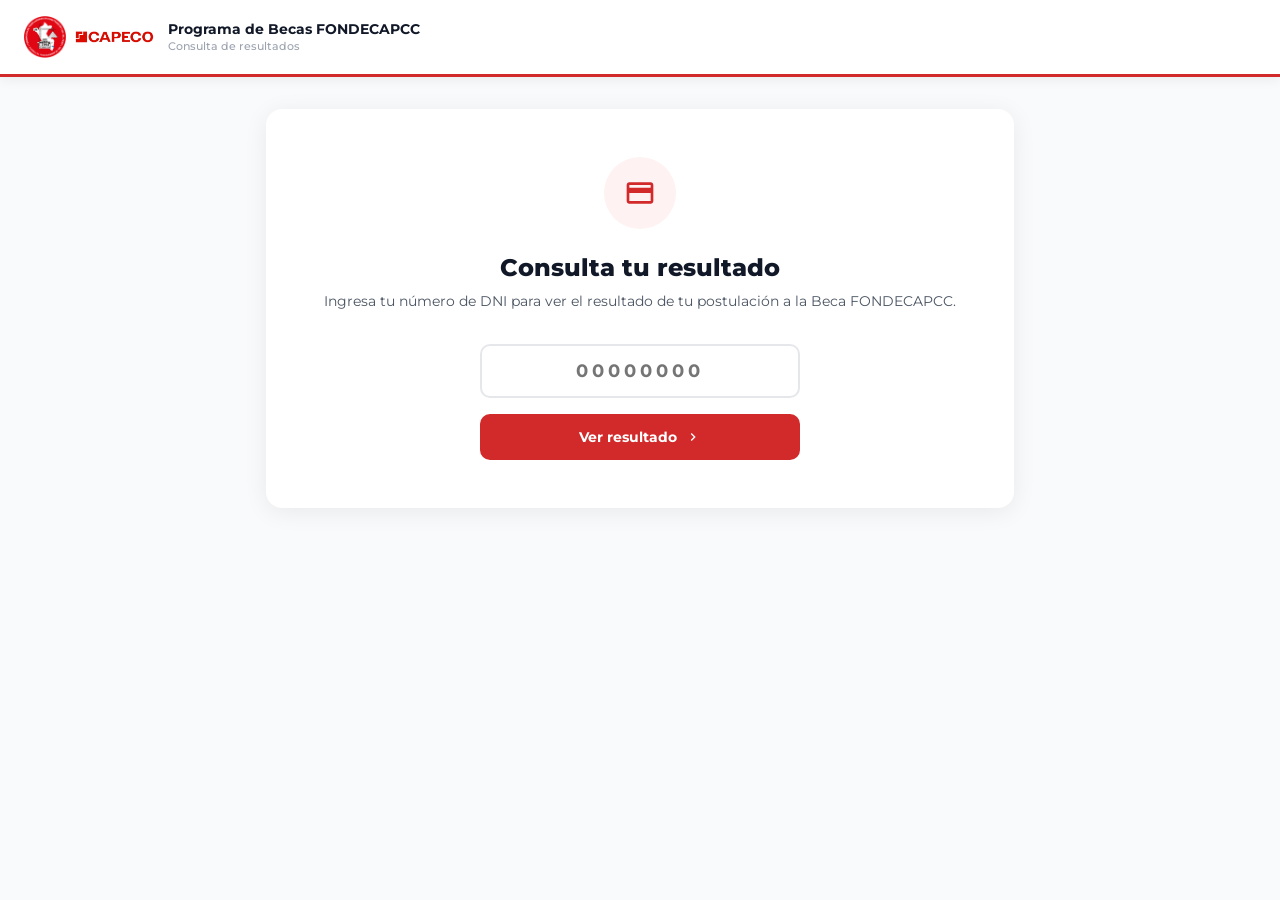
<file: resultados.html>
<!doctype html>
<html lang="es">
  <head>
    <meta charset="UTF-8" />
    <meta name="viewport" content="width=device-width, initial-scale=1.0" />
    <title>Resultados — Programa de Becas FONDECAPCC</title>
    <link rel="icon" type="image/png" href="img/logo-FTCCP.png" />
    <link
      href="https://fonts.googleapis.com/css2?family=Montserrat:wght@400;500;600;700;800&display=swap"
      rel="stylesheet"
    />
    <link rel="stylesheet" href="firma.css" />
    <link rel="stylesheet" href="resultados.css" />
  </head>
  <body>
    <!-- LOADING -->
    <div class="loading-overlay" id="loadingOverlay">
      <div class="spinner"></div>
      <div class="loading-text">Consultando resultado...</div>
    </div>

    <!-- HEADER -->
    <header class="firma-header">
      <div class="firma-header-logos">
        <img src="img/logo-FTCCP.png" alt="Logo FTCCP" width="42" height="42" />
        <img
          src="img/logo-Capeco.png"
          alt="Logo CAPECO"
          width="80"
          height="42"
        />
      </div>
      <div class="firma-header-title">
        Programa de Becas FONDECAPCC
        <span>Consulta de resultados</span>
      </div>
    </header>

    <main class="firma-main">
      <!-- ═══ PASO 0: DNI ═══ -->
      <div class="step-panel active" id="panel0">
        <div class="dni-card">
          <div class="dni-icon">
            <svg width="32" height="32" fill="#d2292a" viewBox="0 0 24 24">
              <path
                d="M20 4H4c-1.11 0-2 .89-2 2v12c0 1.11.89 2 2 2h16c1.11 0 2-.89 2-2V6c0-1.11-.89-2-2-2zm0 14H4v-6h16v6zm0-10H4V6h16v2z"
              />
            </svg>
          </div>
          <h2>Consulta tu resultado</h2>
          <p>
            Ingresa tu número de DNI para ver el resultado de tu postulación
            a la Beca FONDECAPCC.
          </p>
          <div class="dni-input-wrap">
            <input
              type="text"
              id="dniInput"
              class="dni-input"
              placeholder="00000000"
              maxlength="8"
              inputmode="numeric"
            />
            <div class="error-msg" id="dniError">
              Ingresa un DNI válido de 8 dígitos.
            </div>
          </div>
          <button
            class="btn-primary"
            style="max-width: 320px; margin: 16px auto 0; display: flex"
          >
            Ver resultado
            <svg width="16" height="16" fill="currentColor" viewBox="0 0 24 24">
              <path d="M8.59 16.59L13.17 12 8.59 7.41 10 6l6 6-6 6z" />
            </svg>
          </button>
        </div>
      </div>

      <!-- ═══ PASO 1: RESULTADO ═══ -->
      <div class="step-panel" id="panel1">
        <div class="success-card">
          <div class="success-icon" id="resultIcon"></div>
          <h2 id="resultTitle">—</h2>
          <div class="result-badge" id="resultBadge"></div>

          <div class="success-details">
            <div class="success-detail-row">
              <span class="label">DNI</span>
              <span class="value" id="resDni">—</span>
            </div>
            <div class="success-detail-row">
              <span class="label">Nombres y Apellidos</span>
              <span class="value" id="resNombre">—</span>
            </div>
            <div class="success-detail-row" id="rowCarrera">
              <span class="label">Carrera</span>
              <span class="value" id="resCarrera">—</span>
            </div>
            <div class="success-detail-row" id="rowHorario">
              <span class="label">Horario</span>
              <span class="value" id="resHorario">—</span>
            </div>
          </div>

          <button class="btn-secondary" id="btnOtraConsulta">
            Consultar otro DNI
          </button>
        </div>
      </div>
    </main>

    <script src="resultados.js"></script>
  </body>
</html>
</file>
<file: style.css>
/* =============================================
   FONDECAP — style.css
   Mobile First | Pure HTML5 + CSS3
   ============================================= */

/* ----- Variables ----- */
:root {
  --red: #d2292a;
  --red-light: rgba(210, 41, 42, 0.1);
  --dark: #1a1a1a;
  --gray: #808080;
  --gray-light: rgba(128, 128, 128, 0.1);
  --white: #ffffff;
  --bg-gray: #f5f6f8;
  --text-body: #4a4a4a;
  --text-muted: #6b7280;
  --radius: 16px;
  --radius-sm: 10px;
  --shadow: 0 4px 20px rgba(30, 58, 95, 0.12);
  --shadow-hover: 0 8px 30px rgba(30, 58, 95, 0.18);
  --font: "Montserrat", sans-serif;
  --nav-h: 64px;
}

/* ----- Reset & Base ----- */
*,
*::before,
*::after {
  box-sizing: border-box;
  margin: 0;
  padding: 0;
}

html {
  scroll-behavior: smooth;
}

body {
  font-family: var(--font);
  color: var(--dark);
  background: var(--white);
  line-height: 1.6;
  -webkit-font-smoothing: antialiased;
}

a {
  text-decoration: none;
  color: inherit;
}

img {
  display: block;
  max-width: 100%;
}

/* ----- Container ----- */
.container {
  width: 100%;
  max-width: 1100px;
  margin: 0 auto;
  padding: 0 20px;
}

/* =============================================
   NAVBAR
   ============================================= */
.navbar {
  position: sticky;
  top: 0;
  z-index: 100;
  background: var(--white);
  box-shadow: 0 1px 4px rgba(0, 0, 0, 0.08);
  transition: box-shadow 0.3s ease;
}

.navbar.scrolled {
  box-shadow: 0 2px 16px rgba(0, 0, 0, 0.14);
}

.nav-inner {
  height: var(--nav-h);
  display: flex;
  align-items: center;
  justify-content: space-between;
  gap: 16px;
}

/* Brand */
.nav-brand {
  display: flex;
  align-items: center;
  gap: 10px;
  flex-shrink: 0;
}

.nav-logo {
  width: 52px;
  height: 52px;
  border-radius: 10px;
  background: var(--white);
  display: flex;
  align-items: center;
  justify-content: center;
  flex-shrink: 0;
}

.nav-brand-text {
  font-size: 0.82rem;
  font-weight: 700;
  color: var(--dark);
  line-height: 1.3;
  max-width: 180px;
}

/* Desktop links */
.nav-links {
  display: none;
  list-style: none;
  gap: 28px;
  align-items: center;
}

.nav-links a {
  font-size: 0.85rem;
  font-weight: 600;
  color: var(--dark);
  transition: color 0.2s;
}

.nav-links a:hover {
  color: var(--red);
}

/* Hamburger */
.nav-toggle {
  display: flex;
  flex-direction: column;
  gap: 5px;
  background: none;
  border: none;
  cursor: pointer;
  padding: 6px;
}

.nav-toggle span {
  display: block;
  width: 24px;
  height: 2px;
  background: var(--dark);
  border-radius: 2px;
  transition: all 0.3s ease;
  transform-origin: center;
}

.nav-toggle.active span:nth-child(1) {
  transform: translateY(7px) rotate(45deg);
}
.nav-toggle.active span:nth-child(2) {
  opacity: 0;
  transform: scaleX(0);
}
.nav-toggle.active span:nth-child(3) {
  transform: translateY(-7px) rotate(-45deg);
}

/* Mobile menu */
.mobile-menu {
  display: none;
  flex-direction: column;
  background: var(--white);
  border-top: 1px solid #f0f0f0;
  padding: 8px 20px 16px;
}

.mobile-menu.open {
  display: flex;
}

.mobile-menu a {
  padding: 12px 0;
  font-size: 0.9rem;
  font-weight: 600;
  color: var(--dark);
  border-bottom: 1px solid #f5f5f5;
  transition: color 0.2s;
}

.mobile-menu a:last-child {
  border-bottom: none;
}
.mobile-menu a:hover {
  color: var(--red);
}

/* Tablet+ */
@media (min-width: 768px) {
  .nav-links {
    display: flex;
  }
  .nav-toggle {
    display: none;
  }
  .nav-brand-text {
    max-width: 260px;
  }
}

/* =============================================
   HERO
   ============================================= */
.hero {
  position: relative;
  min-height: 560px;
  display: flex;
  align-items: center;
  padding: 80px 20px;
  background:
    linear-gradient(to bottom, rgba(0, 0, 0, 0.55) 0%, rgba(0, 0, 0, 0.7) 100%),
    url("img/inicio.png") center center / cover no-repeat;
  overflow: hidden;
}

.hero-overlay {
  position: absolute;
  inset: 0;
  background: linear-gradient(
    to bottom right,
    rgba(26, 26, 26, 0.25),
    rgba(26, 26, 26, 0.15)
  );
}

.hero-content {
  position: relative;
  z-index: 1;
  text-align: center;
  color: var(--white);
}

.hero-badge {
  display: inline-flex;
  align-items: center;
  gap: 8px;
  background: rgba(255, 255, 255, 0.15);
  backdrop-filter: blur(6px);
  border-radius: 999px;
  padding: 8px 18px;
  font-size: 0.82rem;
  font-weight: 600;
  margin-bottom: 24px;
  border: 1px solid rgba(255, 255, 255, 0.2);
}

.badge-dot {
  width: 8px;
  height: 8px;
  border-radius: 50%;
  background: var(--white);
  animation: blink 1.8s ease-in-out infinite;
}

@keyframes blink {
  0%,
  100% {
    opacity: 1;
  }
  50% {
    opacity: 0.3;
  }
}

.hero-title {
  font-size: clamp(1.8rem, 5vw, 3.2rem);
  font-weight: 800;
  line-height: 1.2;
  margin-bottom: 20px;
  text-shadow: 0 2px 12px rgba(0, 0, 0, 0.2);
}

.hero-subtitle {
  font-size: clamp(0.9rem, 2vw, 1.1rem);
  opacity: 0.92;
  max-width: 620px;
  margin: 0 auto 32px;
  line-height: 1.7;
}

.hero-stats {
  margin-top: 28px;
  display: flex;
  flex-wrap: wrap;
  justify-content: center;
  gap: 20px;
  opacity: 0.85;
  font-size: 0.85rem;
}

.hero-stat {
  display: flex;
  align-items: center;
  gap: 6px;
  font-weight: 600;
}

/* =============================================
   BOTONES
   ============================================= */
.btn-primary {
  display: inline-flex;
  align-items: center;
  gap: 8px;
  background: var(--red);
  color: var(--white);
  font-family: var(--font);
  font-size: 1rem;
  font-weight: 700;
  padding: 14px 32px;
  border-radius: 999px;
  border: none;
  cursor: pointer;
  box-shadow: 0 4px 18px rgba(210, 41, 42, 0.35);
  transition:
    opacity 0.2s,
    box-shadow 0.2s,
    transform 0.2s;
  text-decoration: none;
}

.btn-primary:hover {
  opacity: 0.92;
  box-shadow: 0 8px 24px rgba(210, 41, 42, 0.45);
  transform: translateY(-1px);
}

.btn-primary.btn-sm {
  font-size: 0.85rem;
  padding: 11px 22px;
  border-radius: var(--radius-sm);
  border-radius: 999px;
}

.btn-outline {
  display: inline-flex;
  align-items: center;
  gap: 8px;
  background: transparent;
  color: var(--dark);
  font-family: var(--font);
  font-size: 0.85rem;
  font-weight: 600;
  padding: 11px 22px;
  border-radius: 999px;
  border: 2px solid var(--dark);
  cursor: pointer;
  transition:
    background 0.2s,
    color 0.2s;
  text-decoration: none;
}

.btn-outline:hover {
  background: var(--dark);
  color: var(--white);
}

.btn-pulse {
  animation: pulse 2.4s ease-in-out infinite;
}

@keyframes pulse {
  0%,
  100% {
    transform: scale(1);
  }
  50% {
    transform: scale(1.03);
  }
}

/* =============================================
   SECTIONS
   ============================================= */
.section {
  padding: 72px 20px;
}

.section-white {
  background: var(--white);
}
.section-gray {
  background: var(--bg-gray);
}
.section-light {
  background: linear-gradient(180deg, #f8fafc 0%, #fff 100%);
}
.section-dark {
  background: var(--dark);
}

.section-header {
  text-align: center;
  margin-bottom: 48px;
}

.section-header.light .section-title {
  color: var(--white);
}

.section-title {
  font-size: clamp(1.5rem, 3vw, 2rem);
  font-weight: 800;
  color: var(--dark);
  margin-top: 10px;
}

.section-subtitle {
  color: var(--text-muted);
  margin-top: 8px;
  font-size: 0.95rem;
}

.section-subtitle.light-subtitle {
  color: rgba(255, 255, 255, 0.65);
}

/* Tags */
.tag {
  display: inline-block;
  padding: 5px 14px;
  border-radius: 999px;
  font-size: 0.72rem;
  font-weight: 700;
  letter-spacing: 0.05em;
  text-transform: uppercase;
}

.tag-red {
  background: var(--red-light);
  color: var(--red);
}
.tag-gray {
  background: var(--gray-light);
  color: var(--gray);
}
.tag-white {
  background: rgba(255, 255, 255, 0.12);
  color: var(--white);
}

/* =============================================
   CARDS (base)
   ============================================= */
.card {
  background: var(--white);
  border-radius: var(--radius);
  box-shadow: var(--shadow);
}

/* =============================================
   GRIDS
   ============================================= */
.grid-3 {
  display: grid;
  grid-template-columns: 1fr;
  gap: 24px;
}

@media (min-width: 768px) {
  .grid-3 {
    grid-template-columns: repeat(3, 1fr);
  }
}

/* =============================================
   SOBRE EL PROGRAMA
   ============================================= */
.about-card {
  padding: 36px 32px;
  display: flex;
  flex-direction: row;
  align-items: center;
  gap: 24px;
  text-align: left;
}

.about-icon {
  width: 72px;
  height: 72px;
  border-radius: 50%;
  background: linear-gradient(135deg, var(--red), var(--dark));
  display: flex;
  align-items: center;
  justify-content: center;
  flex-shrink: 0;
}

.about-text {
  font-size: 1rem;
  line-height: 1.75;
  color: var(--dark);
}

/* ===== SECCIÓN RESULTADOS ===== */
.section-resultados {
  background: linear-gradient(135deg, #1a472a 0%, #2d6a4f 60%, #1a472a 100%);
  padding: 48px 0;
  border-top: 4px solid #52b788;
  border-bottom: 4px solid #52b788;
}
.resultados-inner {
  display: flex;
  align-items: center;
  justify-content: space-between;
  gap: 32px;
  flex-wrap: wrap;
}
.resultados-left {
  flex: 1;
  min-width: 260px;
}
.resultados-badge {
  display: inline-block;
  background: rgba(82, 183, 136, 0.2);
  color: #74c69d;
  border: 1px solid #52b788;
  border-radius: 20px;
  padding: 4px 14px;
  font-size: 12px;
  font-weight: 700;
  letter-spacing: 1px;
  margin-bottom: 12px;
  font-family: "Montserrat", sans-serif;
}
.resultados-title {
  color: #fff;
  font-size: 28px;
  font-weight: 800;
  font-family: "Montserrat", sans-serif;
  margin: 0 0 10px;
}
.resultados-desc {
  color: rgba(255, 255, 255, 0.8);
  font-size: 15px;
  font-family: "Montserrat", sans-serif;
  margin: 0;
}
.resultados-right {
  flex-shrink: 0;
}
.btn-resultados {
  display: inline-flex;
  align-items: center;
  gap: 8px;
  background: #52b788;
  color: #fff;
  padding: 16px 32px;
  border-radius: 8px;
  font-size: 15px;
  font-weight: 700;
  font-family: "Montserrat", sans-serif;
  text-decoration: none;
  transition:
    background 0.2s,
    transform 0.15s;
  box-shadow: 0 6px 20px rgba(82, 183, 136, 0.4);
}
.btn-resultados:hover {
  background: #40916c;
  transform: translateY(-2px);
}
@media (max-width: 640px) {
  .resultados-inner {
    flex-direction: column;
    text-align: center;
  }
  .resultados-title {
    font-size: 22px;
  }
  .btn-resultados {
    width: 100%;
    justify-content: center;
  }
}

/* =============================================
   BENEFICIOS
   ============================================= */
.benefit-card {
  padding: 28px;
  border: 1px solid #f0f0f0;
  transition:
    border-color 0.25s,
    box-shadow 0.25s,
    transform 0.25s;
}

.benefit-card:hover {
  border-color: rgba(210, 41, 42, 0.25);
  box-shadow: var(--shadow-hover);
  transform: translateY(-3px);
}

.benefit-icon {
  width: 52px;
  height: 52px;
  border-radius: var(--radius-sm);
  display: flex;
  align-items: center;
  justify-content: center;
  margin-bottom: 16px;
  transition: transform 0.25s;
}

.benefit-card:hover .benefit-icon {
  transform: scale(1.1);
}

.icon-red {
  background: var(--red-light);
  color: var(--red);
}
.icon-gray {
  background: var(--gray-light);
  color: var(--gray);
}

.benefit-title {
  font-size: 1.1rem;
  font-weight: 700;
  margin-bottom: 8px;
  color: var(--dark);
}

.benefit-desc {
  font-size: 0.875rem;
  color: var(--text-muted);
  line-height: 1.6;
}

.benefit-desc strong {
  color: var(--red);
}

/* =============================================
   CARRERAS
   ============================================= */
.career-card {
  background: var(--white);
  border-radius: var(--radius);
  overflow: hidden;
  box-shadow: var(--shadow);
  transition:
    transform 0.3s ease,
    box-shadow 0.3s ease;
}

.career-card:hover {
  transform: translateY(-5px);
  box-shadow: var(--shadow-hover);
}

.career-header {
  height: 120px;
  display: flex;
  align-items: center;
  justify-content: center;
}

.career-gray {
  background: linear-gradient(135deg, #808080, #aaa);
}
.career-red {
  background: linear-gradient(135deg, var(--red), #ff6b5a);
}
.career-mixed {
  background: linear-gradient(135deg, #808080, var(--red));
}

.career-body {
  padding: 22px;
}

.career-title {
  font-size: 1.05rem;
  font-weight: 700;
  margin-bottom: 10px;
  color: var(--dark);
}

.career-tags {
  display: flex;
  flex-wrap: wrap;
  gap: 8px;
  margin-bottom: 12px;
}

.ctag {
  padding: 4px 10px;
  border-radius: 999px;
  font-size: 0.72rem;
  font-weight: 600;
}

.ctag-gray {
  background: #f3f4f6;
  color: var(--gray);
}
.ctag-red {
  background: #fff1f1;
  color: var(--red);
}

.career-desc {
  font-size: 0.85rem;
  color: var(--text-muted);
  line-height: 1.55;
}

/* =============================================
   REQUISITOS
   ============================================= */
.requisitos-card {
  padding: 36px 32px;
  border: 1px solid #f0f0f0;
}

.requisitos-intro {
  font-size: 0.95rem;
  color: var(--dark);
  margin-bottom: 24px;
  line-height: 1.6;
}

.requisitos-list {
  list-style: none;
  display: flex;
  flex-direction: column;
  gap: 14px;
}

.requisitos-list li {
  display: flex;
  align-items: flex-start;
  gap: 12px;
  font-size: 0.9rem;
  color: #374151;
  line-height: 1.55;
}

.req-check {
  width: 22px;
  height: 22px;
  border-radius: 50%;
  background: var(--red);
  display: flex;
  align-items: center;
  justify-content: center;
  flex-shrink: 0;
  margin-top: 2px;
}

/* =============================================
   PORTAL DE POSTULACIÓN (PASOS)
   ============================================= */
.steps-list {
  display: flex;
  flex-direction: column;
  gap: 24px;
}

.step-card {
  position: relative;
  padding: 28px 24px;
  border: 1px solid #f0f0f0;
}

.step-left-red::before {
  content: "";
  position: absolute;
  top: 0;
  left: 0;
  width: 4px;
  height: 100%;
  background: var(--red);
  border-radius: 4px 0 0 4px;
}

.step-left-dark::before {
  content: "";
  position: absolute;
  top: 0;
  left: 0;
  width: 4px;
  height: 100%;
  background: #555;
  border-radius: 4px 0 0 4px;
}

.step-inactive {
  opacity: 0.75;
}

.step-inner {
  display: flex;
  align-items: flex-start;
  gap: 18px;
}

.step-number {
  width: 46px;
  height: 46px;
  border-radius: 50%;
  display: flex;
  align-items: center;
  justify-content: center;
  font-size: 1.2rem;
  font-weight: 800;
  color: var(--white);
  flex-shrink: 0;
}

.step-num-red {
  background: var(--red);
}
.step-num-dark {
  background: var(--dark);
}

.step-content {
  flex: 1;
  min-width: 0;
}

.step-header-row {
  display: flex;
  flex-wrap: wrap;
  align-items: center;
  gap: 10px;
  margin-bottom: 6px;
}

.step-title {
  font-size: 1rem;
  font-weight: 700;
  color: var(--dark);
}

.badge-status {
  display: inline-block;
  padding: 3px 12px;
  border-radius: 999px;
  font-size: 0.72rem;
  font-weight: 700;
}

.badge-active {
  background: #dcfce7;
  color: #15803d;
}
.badge-pending {
  background: #f3f4f6;
  color: #6b7280;
}

.step-date {
  font-size: 0.8rem;
  color: var(--text-muted);
  margin-bottom: 16px;
}

.step-docs {
  background: #f9fafb;
  border-radius: var(--radius-sm);
  padding: 16px;
  margin-bottom: 18px;
}

.docs-label {
  font-size: 0.82rem;
  font-weight: 700;
  color: var(--dark);
  margin-bottom: 10px;
}

.docs-grid {
  list-style: none;
  display: grid;
  grid-template-columns: 1fr 1fr;
  gap: 8px;
  font-size: 0.82rem;
  color: var(--text-muted);
}

.docs-grid-1 {
  grid-template-columns: 1fr;
}

.docs-grid li {
  display: flex;
  align-items: center;
  gap: 6px;
}

.check-green {
  color: #22c55e;
  font-weight: 700;
}

.step-actions {
  display: flex;
  flex-direction: column;
  gap: 10px;
}

@media (min-width: 480px) {
  .step-actions {
    flex-direction: row;
    flex-wrap: wrap;
  }
}

.step-note {
  background: #f9fafb;
  border-left: 4px solid var(--dark);
  border-radius: 0 var(--radius-sm) var(--radius-sm) 0;
  padding: 14px 16px;
  font-size: 0.85rem;
  color: var(--dark);
  display: flex;
  flex-direction: column;
  gap: 4px;
}

.step-note strong {
  font-weight: 700;
}

/* =============================================
   CAMINO AL ÉXITO (TIMELINE)
   ============================================= */
.timeline-card {
  text-align: center;
  padding: 36px 24px;
  border-radius: var(--radius);
  border: 1px solid #f0f0f0;
  background: linear-gradient(to bottom right, #f8fafc, #fff);
  transition:
    transform 0.25s,
    box-shadow 0.25s;
}

.timeline-card:hover {
  transform: translateY(-4px);
  box-shadow: var(--shadow);
}

.tl-red {
  background: linear-gradient(to bottom right, #fff1f1, #fff);
  border-color: #fde8e8;
}
.tl-green {
  background: linear-gradient(to bottom right, #f0fdf4, #fff);
  border-color: #dcfce7;
}

.tl-icon {
  width: 64px;
  height: 64px;
  border-radius: 50%;
  display: flex;
  align-items: center;
  justify-content: center;
  margin: 0 auto 16px;
}

.tl-gradient {
  background: linear-gradient(135deg, var(--dark), var(--red));
}

.tl-title {
  font-size: 1rem;
  font-weight: 700;
  margin-bottom: 6px;
  color: var(--dark);
}

.tl-date {
  font-size: 0.85rem;
  font-weight: 600;
  color: var(--red);
}

/* =============================================
   FOOTER
   ============================================= */
.footer {
  background: var(--dark);
  color: var(--white);
  padding: 60px 20px 0;
}

.footer-inner {
  display: grid;
  grid-template-columns: 1fr;
  gap: 40px;
  padding-bottom: 40px;
}

@media (min-width: 768px) {
  .footer-inner {
    grid-template-columns: 1.5fr 1fr 1fr;
  }
}

.footer-brand {
  display: flex;
  align-items: center;
  gap: 10px;
  margin-bottom: 14px;
  font-weight: 700;
  font-size: 0.9rem;
}

.footer-logo {
  width: 36px;
  height: 36px;
  border-radius: 8px;
  background: rgba(255, 255, 255, 0.1);
  display: flex;
  align-items: center;
  justify-content: center;
  flex-shrink: 0;
}

.footer-tagline {
  font-size: 0.83rem;
  color: rgba(255, 255, 255, 0.55);
  line-height: 1.6;
}

.footer-heading {
  font-size: 0.9rem;
  font-weight: 700;
  margin-bottom: 16px;
  color: var(--white);
}

.footer-links {
  list-style: none;
  display: flex;
  flex-direction: column;
  gap: 10px;
}

.footer-links a {
  font-size: 0.83rem;
  color: rgba(255, 255, 255, 0.6);
  transition: color 0.2s;
}

.footer-links a:hover {
  color: var(--white);
}

.footer-contact-item {
  display: flex;
  align-items: center;
  gap: 8px;
  font-size: 0.83rem;
  color: rgba(255, 255, 255, 0.6);
}

.footer-bottom {
  border-top: 1px solid rgba(255, 255, 255, 0.08);
  padding: 22px 0;
  text-align: center;
  font-size: 0.78rem;
  color: rgba(255, 255, 255, 0.38);
  display: flex;
  flex-direction: column;
  gap: 6px;
}

.footer-bottom strong {
  color: rgba(255, 255, 255, 0.65);
}

/* =============================================
   PORTAL DE POSTULACIÓN
   ============================================= */
.fase-header {
  display: flex;
  align-items: center;
  gap: 14px;
  margin-bottom: 24px;
}

.fase-number {
  width: 36px;
  height: 36px;
  background: var(--red);
  color: #fff;
  border-radius: 8px;
  display: flex;
  align-items: center;
  justify-content: center;
  font-weight: 800;
  font-size: 1rem;
  flex-shrink: 0;
}

.fase-title {
  font-size: 1.1rem;
  font-weight: 800;
  color: var(--white);
  margin-bottom: 2px;
}

.fase-subtitle {
  font-size: 0.82rem;
  color: rgba(255, 255, 255, 0.6);
}

.postulacion-grid {
  gap: 20px;
}

.post-card {
  padding: 22px;
  display: flex;
  flex-direction: column;
  gap: 12px;
  background: #2a2a2a;
  border: 1px solid rgba(255, 255, 255, 0.08);
}

.post-card-header {
  display: flex;
  align-items: center;
  gap: 10px;
}

.post-num {
  width: 30px;
  height: 30px;
  background: var(--red);
  color: #fff;
  border-radius: 50%;
  display: flex;
  align-items: center;
  justify-content: center;
  font-weight: 800;
  font-size: 0.85rem;
  flex-shrink: 0;
}

.post-title {
  font-size: 0.95rem;
  font-weight: 700;
  color: var(--white);
}

.post-desc {
  font-size: 0.82rem;
  color: rgba(255, 255, 255, 0.55);
}

.post-docs {
  background: rgba(255, 255, 255, 0.05);
  border-radius: var(--radius-sm);
  padding: 12px 14px;
  flex: 1;
}

.post-docs .docs-label {
  font-size: 0.78rem;
  font-weight: 700;
  color: rgba(255, 255, 255, 0.7);
  margin-bottom: 8px;
}

.post-docs ul {
  list-style: none;
  display: flex;
  flex-direction: column;
  gap: 6px;
}

.post-docs ul li {
  font-size: 0.8rem;
  color: rgba(255, 255, 255, 0.6);
  display: flex;
  align-items: center;
  gap: 6px;
}

.btn-block {
  width: 100%;
  justify-content: center;
}

.plazo-bar {
  margin-top: 32px;
  background: rgba(255, 255, 255, 0.07);
  border: 1px solid rgba(255, 255, 255, 0.12);
  border-radius: var(--radius-sm);
  padding: 14px 20px;
  text-align: center;
  font-size: 0.88rem;
  color: rgba(255, 255, 255, 0.75);
}

.plazo-bar strong {
  color: var(--white);
}

.fase-info-bar {
  background: rgba(255, 255, 255, 0.05);
  border-left: 3px solid var(--red);
  border-radius: 0 var(--radius-sm) var(--radius-sm) 0;
  padding: 14px 18px;
  font-size: 0.83rem;
  color: rgba(255, 255, 255, 0.65);
  line-height: 1.8;
}

.fase-info-bar strong {
  color: var(--white);
}

.nav-logos {
  display: flex;
  align-items: center;
  gap: 8px;
  flex-shrink: 0;
}
.nav-brand-text {
  padding: 0;
}

.btn-outline-white {
  display: inline-flex;
  align-items: center;
  gap: 8px;
  background: transparent;
  color: #fff;
  font-family: var(--font);
  font-size: 0.85rem;
  font-weight: 700;
  padding: 13px 28px;
  border-radius: 999px;
  border: 2px solid #fff;
  cursor: pointer;
  transition:
    background 0.2s,
    color 0.2s;
  text-decoration: none;
}

.btn-outline-white:hover {
  background: #fff;
  color: var(--dark);
}

.whatsapp-float {
  position: fixed;
  bottom: 28px;
  right: 28px;
  z-index: 9999;
  background: #25d366;
  color: #fff;
  width: 58px;
  height: 58px;
  border-radius: 50%;
  display: flex;
  align-items: center;
  justify-content: center;
  box-shadow: 0 4px 16px rgba(37, 211, 102, 0.45);
  transition:
    transform 0.2s,
    box-shadow 0.2s;
  text-decoration: none;
}

.whatsapp-float:hover {
  transform: scale(1.1);
  box-shadow: 0 6px 22px rgba(37, 211, 102, 0.6);
}

/* =============================================
   RESPONSIVE TWEAKS
   ============================================= */
@media (max-width: 480px) {
  .section {
    padding: 52px 16px;
  }
  .hero {
    padding: 64px 16px;
  }
  .docs-grid {
    grid-template-columns: 1fr;
  }
  .step-inner {
    flex-direction: column;
    align-items: flex-start;
  }
  .requisitos-card {
    padding: 24px 18px;
  }
}

@media (min-width: 1024px) {
  .about-card {
    padding: 48px;
  }
}

@media (max-width: 640px) {
  .about-card {
    flex-direction: column;
    align-items: center;
    text-align: center;
  }
}

/* =============================================
   BTN CAREER INFO
   ============================================= */
.btn-career-info {
  display: inline-flex;
  align-items: center;
  gap: 6px;
  margin-top: 14px;
  padding: 9px 16px;
  background: transparent;
  border: 1.5px solid var(--red);
  color: var(--red);
  border-radius: 6px;
  font-size: 13px;
  font-weight: 600;
  font-family: var(--font);
  text-decoration: none;
  transition:
    background 0.2s,
    color 0.2s;
  width: 100%;
  justify-content: center;
  box-sizing: border-box;
}
.btn-career-info:hover {
  background: var(--red);
  color: var(--white);
}

/* =============================================
   BTN RESULTADOS FASE
   ============================================= */
.btn-resultados-fase {
  display: inline-flex;
  align-items: center;
  gap: 8px;
  background: #52b788;
  color: var(--white);
  padding: 14px 32px;
  border-radius: 8px;
  font-size: 15px;
  font-weight: 700;
  font-family: var(--font);
  text-decoration: none;
  transition:
    background 0.2s,
    transform 0.15s;
  box-shadow: 0 6px 20px rgba(82, 183, 136, 0.3);
}
.btn-resultados-fase:hover {
  background: #40916c;
  transform: translateY(-2px);
}
@media (max-width: 640px) {
  .btn-resultados-fase {
    width: 100%;
    justify-content: center;
  }
}
</file>
<file: firma.css>
/* =============================================
   FIRMA CONVENIO — firma.css
   Estilos exclusivos del flujo de firma digital
   ============================================= */

/* ----- Variables propias de firma ----- */
:root {
  --red: #d2292a;
  --red-dark: #a81f20;
  --green: #2d6a4f;
  --green-light: #52b788;
  --gray-50: #f9fafb;
  --gray-100: #f3f4f6;
  --gray-200: #e5e7eb;
  --gray-400: #9ca3af;
  --gray-600: #4b5563;
  --gray-700: #374151;
  --gray-800: #1f2937;
  --gray-900: #111827;
  --white: #ffffff;
  --font: "Montserrat", sans-serif;
  --font-doc: "Lora", serif;
}

/* ----- Reset base ----- */
*,
*::before,
*::after {
  box-sizing: border-box;
  margin: 0;
  padding: 0;
}

body {
  font-family: var(--font);
  background: var(--gray-50);
  color: var(--gray-800);
  min-height: 100vh;
}

/* =============================================
   HEADER DE FIRMA
   ============================================= */
.firma-header {
  background: var(--white);
  border-bottom: 3px solid var(--red);
  padding: 16px 24px;
  display: flex;
  align-items: center;
  gap: 14px;
  position: sticky;
  top: 0;
  z-index: 100;
  box-shadow: 0 2px 12px rgba(0, 0, 0, 0.07);
}

.firma-header-logos {
  display: flex;
  align-items: center;
  gap: 8px;
  flex-shrink: 0;
}

.firma-header-logos img {
  object-fit: contain;
  display: block;
}

.firma-header-title {
  font-size: 14px;
  font-weight: 700;
  color: var(--gray-900);
  line-height: 1.3;
}

.firma-header-title span {
  display: block;
  font-size: 11px;
  font-weight: 500;
  color: var(--gray-400);
  margin-top: 1px;
}

/* =============================================
   BARRA DE PROGRESO
   ============================================= */
.progress-wrap {
  background: var(--white);
  border-bottom: 1px solid var(--gray-200);
  padding: 20px 24px;
}

.progress-steps {
  display: flex;
  align-items: center;
  max-width: 600px;
  margin: 0 auto;
}

.progress-step {
  display: flex;
  flex-direction: column;
  align-items: center;
  gap: 6px;
  flex: 1;
  position: relative;
}

.progress-step:not(:last-child)::after {
  content: "";
  position: absolute;
  top: 18px;
  left: 50%;
  width: 100%;
  height: 2px;
  background: var(--gray-200);
  z-index: 0;
  transition: background 0.4s;
}

.progress-step.done:not(:last-child)::after {
  background: var(--green-light);
}

.progress-step-circle {
  width: 36px;
  height: 36px;
  border-radius: 50%;
  border: 2px solid var(--gray-200);
  background: var(--white);
  display: flex;
  align-items: center;
  justify-content: center;
  font-size: 13px;
  font-weight: 700;
  color: var(--gray-400);
  position: relative;
  z-index: 1;
  transition: all 0.3s;
}

.progress-step.active .progress-step-circle {
  border-color: var(--red);
  background: var(--red);
  color: var(--white);
}

.progress-step.done .progress-step-circle {
  border-color: var(--green-light);
  background: var(--green-light);
  color: var(--white);
}

.progress-step-label {
  font-size: 10px;
  font-weight: 600;
  color: var(--gray-400);
  text-align: center;
  letter-spacing: 0.3px;
  text-transform: uppercase;
}

.progress-step.active .progress-step-label {
  color: var(--red);
}
.progress-step.done .progress-step-label {
  color: var(--green);
}

/* =============================================
   MAIN / PANELES
   ============================================= */
.firma-main {
  max-width: 780px;
  margin: 0 auto;
  padding: 32px 16px 60px;
}

.step-panel {
  display: none;
}

.step-panel.active {
  display: block;
}

/* =============================================
   PASO 0: IDENTIFICACIÓN DNI
   ============================================= */
.dni-card {
  background: var(--white);
  border-radius: 16px;
  padding: 48px 40px;
  box-shadow: 0 4px 24px rgba(0, 0, 0, 0.07);
  text-align: center;
}

.dni-icon {
  width: 72px;
  height: 72px;
  background: #fef2f2;
  border-radius: 50%;
  display: flex;
  align-items: center;
  justify-content: center;
  margin: 0 auto 24px;
}

.dni-card h2 {
  font-size: 24px;
  font-weight: 800;
  color: var(--gray-900);
  margin-bottom: 8px;
}

.dni-card p {
  font-size: 14px;
  color: var(--gray-600);
  margin-bottom: 32px;
  line-height: 1.6;
}

.dni-input-wrap {
  position: relative;
  max-width: 320px;
  margin: 0 auto 12px;
}

.dni-input {
  width: 100%;
  padding: 14px 20px;
  font-size: 18px;
  font-weight: 700;
  font-family: var(--font);
  border: 2px solid var(--gray-200);
  border-radius: 10px;
  text-align: center;
  letter-spacing: 4px;
  outline: none;
  transition: border-color 0.2s;
}

.dni-input:focus {
  border-color: var(--red);
}
.dni-input.error {
  border-color: #ef4444;
}

.error-msg {
  font-size: 12px;
  color: #ef4444;
  margin-top: 6px;
  display: none;
}

.error-msg.show {
  display: block;
}

/* =============================================
   DOCUMENTO CARD
   ============================================= */
.doc-card {
  background: var(--white);
  border-radius: 16px;
  box-shadow: 0 4px 24px rgba(0, 0, 0, 0.07);
  overflow: hidden;
}

.doc-card-header {
  background: var(--red);
  padding: 24px 32px;
  display: flex;
  align-items: center;
  gap: 16px;
}

.doc-card-header.green {
  background: var(--green);
}

.doc-card-header-icon {
  width: 48px;
  height: 48px;
  background: rgba(255, 255, 255, 0.2);
  border-radius: 10px;
  display: flex;
  align-items: center;
  justify-content: center;
  flex-shrink: 0;
}

.doc-card-header-text h2 {
  font-size: 18px;
  font-weight: 800;
  color: var(--white);
}

.doc-card-header-text p {
  font-size: 12px;
  color: rgba(255, 255, 255, 0.75);
  margin-top: 3px;
}

.doc-card-body {
  padding: 32px;
}

/* ----- Info del becario ----- */
.becario-info {
  background: var(--gray-50);
  border: 1px solid var(--gray-200);
  border-radius: 10px;
  padding: 14px 20px;
  margin-bottom: 24px;
  display: flex;
  align-items: center;
  gap: 10px;
  font-size: 13px;
  color: var(--gray-600);
}

.dni-badge {
  background: var(--red);
  color: var(--white);
  font-size: 11px;
  font-weight: 700;
  padding: 3px 10px;
  border-radius: 20px;
  letter-spacing: 1px;
}

/* =============================================
   SCROLL DE DOCUMENTO
   ============================================= */
.doc-scroll-wrap {
  position: relative;
  margin-bottom: 24px;
}

.doc-scroll {
  height: 420px;
  overflow-y: auto;
  border: 1px solid var(--gray-200);
  border-radius: 10px;
  padding: 28px 32px;
  font-family: var(--font-doc);
  font-size: 13.5px;
  line-height: 1.85;
  color: var(--gray-800);
  background: #fffdf9;
  scroll-behavior: smooth;
}

.doc-scroll::-webkit-scrollbar {
  width: 6px;
}
.doc-scroll::-webkit-scrollbar-track {
  background: var(--gray-100);
  border-radius: 3px;
}
.doc-scroll::-webkit-scrollbar-thumb {
  background: var(--gray-400);
  border-radius: 3px;
}

/* Tipografía interna del documento */
.doc-scroll h1 {
  font-family: var(--font);
  font-size: 15px;
  font-weight: 800;
  color: var(--red);
  text-align: center;
  margin-bottom: 24px;
  letter-spacing: 0.5px;
}

.doc-scroll h2 {
  font-family: var(--font);
  font-size: 12px;
  font-weight: 800;
  color: var(--gray-900);
  margin: 20px 0 8px;
  letter-spacing: 0.5px;
  text-transform: uppercase;
}

.doc-scroll h3 {
  font-family: var(--font);
  font-size: 12px;
  font-weight: 700;
  color: var(--gray-700);
  margin: 16px 0 6px;
}

.doc-scroll p {
  margin-bottom: 10px;
}
.doc-scroll ul {
  margin: 8px 0 12px 20px;
}
.doc-scroll ul li {
  margin-bottom: 4px;
}

/* Listas numeradas personalizadas dentro del scroll */
.doc-scroll ol {
  margin: 8px 0 12px 0;
  padding-left: 0;
  list-style: none;
  counter-reset: item;
}

.doc-scroll ol li {
  counter-increment: item;
  display: table;
  margin-bottom: 6px;
  text-align: justify;
}

.doc-scroll ol li::before {
  content: counter(item) ".";
  display: table-cell;
  padding-right: 10px;
  white-space: nowrap;
  font-weight: 500;
}

/* Indicador de scroll */
.scroll-indicator {
  position: absolute;
  bottom: 0;
  left: 0;
  right: 0;
  height: 60px;
  background: linear-gradient(
    to top,
    rgba(255, 253, 249, 1),
    rgba(255, 253, 249, 0)
  );
  border-radius: 0 0 10px 10px;
  display: flex;
  align-items: flex-end;
  justify-content: center;
  padding-bottom: 10px;
  pointer-events: none;
  transition: opacity 0.3s;
}

.scroll-indicator.hidden {
  opacity: 0;
}

.scroll-indicator span {
  font-size: 11px;
  font-weight: 600;
  color: var(--gray-400);
  display: flex;
  align-items: center;
  gap: 4px;
}

/* =============================================
   CHECKBOX DE ACEPTACIÓN
   ============================================= */
.accept-box {
  border: 2px solid var(--gray-200);
  border-radius: 12px;
  padding: 20px 24px;
  margin-bottom: 28px;
  transition:
    border-color 0.2s,
    background 0.2s;
}

.accept-box.checked {
  border-color: var(--green-light);
  background: #f0fdf4;
}

.accept-label {
  display: flex;
  align-items: flex-start;
  gap: 14px;
  cursor: pointer;
}

.accept-checkbox {
  width: 22px;
  height: 22px;
  flex-shrink: 0;
  accent-color: var(--green);
  cursor: pointer;
  margin-top: 2px;
}

.accept-text {
  font-size: 13px;
  color: var(--gray-700);
  line-height: 1.6;
  font-weight: 500;
}

.accept-text strong {
  color: var(--gray-900);
}

/* ----- Timestamp chip ----- */
.timestamp-chip {
  display: none;
  align-items: center;
  gap: 8px;
  background: #f0fdf4;
  border: 1px solid #86efac;
  border-radius: 8px;
  padding: 10px 16px;
  margin-top: 12px;
  font-size: 12px;
  color: var(--green);
  font-weight: 600;
}

.timestamp-chip.show {
  display: flex;
}

/* =============================================
   BOTONES
   ============================================= */
.btn-primary {
  display: inline-flex;
  align-items: center;
  justify-content: center;
  gap: 8px;
  background: var(--red);
  color: var(--white);
  padding: 14px 32px;
  border-radius: 10px;
  font-size: 14px;
  font-weight: 700;
  font-family: var(--font);
  border: none;
  cursor: pointer;
  transition:
    background 0.2s,
    transform 0.15s,
    opacity 0.2s;
  width: 100%;
}

.btn-primary:hover:not(:disabled) {
  background: var(--red-dark);
  transform: translateY(-1px);
}

.btn-primary:disabled {
  opacity: 0.4;
  cursor: not-allowed;
  transform: none;
}

.btn-primary.green {
  background: var(--green);
}
.btn-primary.green:hover:not(:disabled) {
  background: #1b4332;
}

.btn-secondary {
  display: inline-flex;
  align-items: center;
  justify-content: center;
  gap: 8px;
  background: transparent;
  color: var(--gray-600);
  padding: 14px 24px;
  border-radius: 10px;
  font-size: 14px;
  font-weight: 600;
  font-family: var(--font);
  border: 2px solid var(--gray-200);
  cursor: pointer;
  transition: all 0.2s;
}

.btn-secondary:hover {
  border-color: var(--gray-400);
  color: var(--gray-800);
}

.btn-pdf {
  display: inline-flex;
  align-items: center;
  gap: 8px;
  background: var(--gray-800);
  color: var(--white);
  padding: 12px 24px;
  border-radius: 8px;
  font-size: 14px;
  font-weight: 700;
  font-family: var(--font);
  border: none;
  cursor: pointer;
  transition: background 0.2s;
}

.btn-pdf:hover {
  background: var(--gray-700);
}

.btn-row {
  display: flex;
  gap: 12px;
  flex-wrap: wrap;
}

.btn-row .btn-primary {
  flex: 1;
}

.btn-download-row {
  display: flex;
  gap: 12px;
  justify-content: center;
  margin-bottom: 24px;
  flex-wrap: wrap;
}

/* =============================================
   PASO 3: ÉXITO
   ============================================= */
.success-card {
  background: var(--white);
  border-radius: 16px;
  padding: 60px 40px;
  box-shadow: 0 4px 24px rgba(0, 0, 0, 0.07);
  text-align: center;
}

.success-icon {
  width: 88px;
  height: 88px;
  background: #f0fdf4;
  border-radius: 50%;
  display: flex;
  align-items: center;
  justify-content: center;
  margin: 0 auto 28px;
  animation: pop 0.5s cubic-bezier(0.175, 0.885, 0.32, 1.275);
}

@keyframes pop {
  0% {
    transform: scale(0);
    opacity: 0;
  }
  100% {
    transform: scale(1);
    opacity: 1;
  }
}

.success-card h2 {
  font-size: 26px;
  font-weight: 800;
  color: var(--gray-900);
  margin-bottom: 12px;
}

.success-card > p {
  font-size: 14px;
  color: var(--gray-600);
  line-height: 1.7;
  margin-bottom: 32px;
  max-width: 420px;
  margin-left: auto;
  margin-right: auto;
}

.success-details {
  background: var(--gray-50);
  border: 1px solid var(--gray-200);
  border-radius: 12px;
  padding: 20px 24px;
  margin: 0 auto 28px;
  text-align: left;
  max-width: 420px;
}

.success-detail-row {
  display: flex;
  justify-content: space-between;
  align-items: center;
  padding: 8px 0;
  border-bottom: 1px solid var(--gray-200);
  font-size: 13px;
}

.success-detail-row:last-child {
  border-bottom: none;
}

.success-detail-row .label {
  color: var(--gray-600);
  font-weight: 500;
}

.success-detail-row .value {
  color: var(--gray-900);
  font-weight: 700;
}

.value.green {
  color: var(--green);
}

.success-contact {
  font-size: 12px;
  color: var(--gray-400);
  margin-bottom: 0;
}

/* =============================================
   LOADING OVERLAY
   ============================================= */
.loading-overlay {
  display: none;
  position: fixed;
  inset: 0;
  background: rgba(255, 255, 255, 0.85);
  z-index: 999;
  align-items: center;
  justify-content: center;
  flex-direction: column;
  gap: 16px;
}

.loading-overlay.show {
  display: flex;
}

.spinner {
  width: 48px;
  height: 48px;
  border: 4px solid var(--gray-200);
  border-top-color: var(--red);
  border-radius: 50%;
  animation: spin 0.8s linear infinite;
}

@keyframes spin {
  to {
    transform: rotate(360deg);
  }
}

.loading-text {
  font-size: 14px;
  font-weight: 600;
  color: var(--gray-600);
}

/* =============================================
   PRINT
   ============================================= */
@media print {
  body > *:not(#printArea) {
    display: none !important;
  }

  #printArea {
    display: block !important;
    font-family: "Times New Roman", serif;
    font-size: 12pt;
    line-height: 1.8;
    color: #000;
    padding: 2cm;
  }

  #printArea h1 {
    font-size: 14pt;
    text-align: center;
    margin-bottom: 20px;
  }
  #printArea h2 {
    font-size: 12pt;
    font-weight: bold;
    margin: 16px 0 8px;
  }
  #printArea h3 {
    font-size: 11pt;
    font-weight: bold;
    margin: 12px 0 6px;
  }

  #printArea ol {
    margin-left: 0;
    padding-left: 0;
    list-style: none;
    counter-reset: item;
  }

  #printArea ol li {
    counter-increment: item;
    display: table;
    margin-bottom: 6px;
  }

  #printArea ol li::before {
    content: counter(item) ".";
    display: table-cell;
    padding-right: 8px;
  }

  #printArea .firma-block {
    margin-top: 40px;
    border-top: 1px solid #000;
    padding-top: 20px;
  }

  #printArea .firma-dato {
    margin-bottom: 8px;
  }
}

/* =============================================
   RESPONSIVE
   ============================================= */
@media (max-width: 600px) {
  .doc-card-body {
    padding: 20px 16px;
  }
  .doc-scroll {
    padding: 20px 16px;
    height: 340px;
  }
  .dni-card {
    padding: 32px 20px;
  }
  .success-card {
    padding: 40px 20px;
  }
  .btn-row {
    flex-direction: column-reverse;
  }
}
</file>
<file: resultados.css>
/* =============================================
   RESULTADOS — resultados.css
   Estilos exclusivos de la consulta de resultados
   (complementa firma.css: variables, header, dni-card,
   success-card, botones, loading, etc.)
   ============================================= */

.result-badge {
  display: inline-flex;
  align-items: center;
  gap: 8px;
  padding: 10px 22px;
  border-radius: 30px;
  font-size: 15px;
  font-weight: 800;
  letter-spacing: 0.3px;
  margin: 0 auto 28px;
}

.result-badge.selected {
  background: #f0fdf4;
  color: var(--green);
  border: 2px solid var(--green-light);
}

.result-badge.not-selected {
  background: #fef2f2;
  color: var(--red-dark);
  border: 2px solid var(--red);
}

.success-icon.not-selected {
  background: #fef2f2;
}

#btnOtraConsulta {
  max-width: 320px;
  margin: 0 auto;
}

/* .success-detail-row ya define display:flex en firma.css, que pisa el
   display:none por defecto de [hidden]; se refuerza aquí con mayor
   especificidad para poder ocultar Carrera/Horario cuando no aplica. */
.success-detail-row[hidden] {
  display: none;
}
</file>
